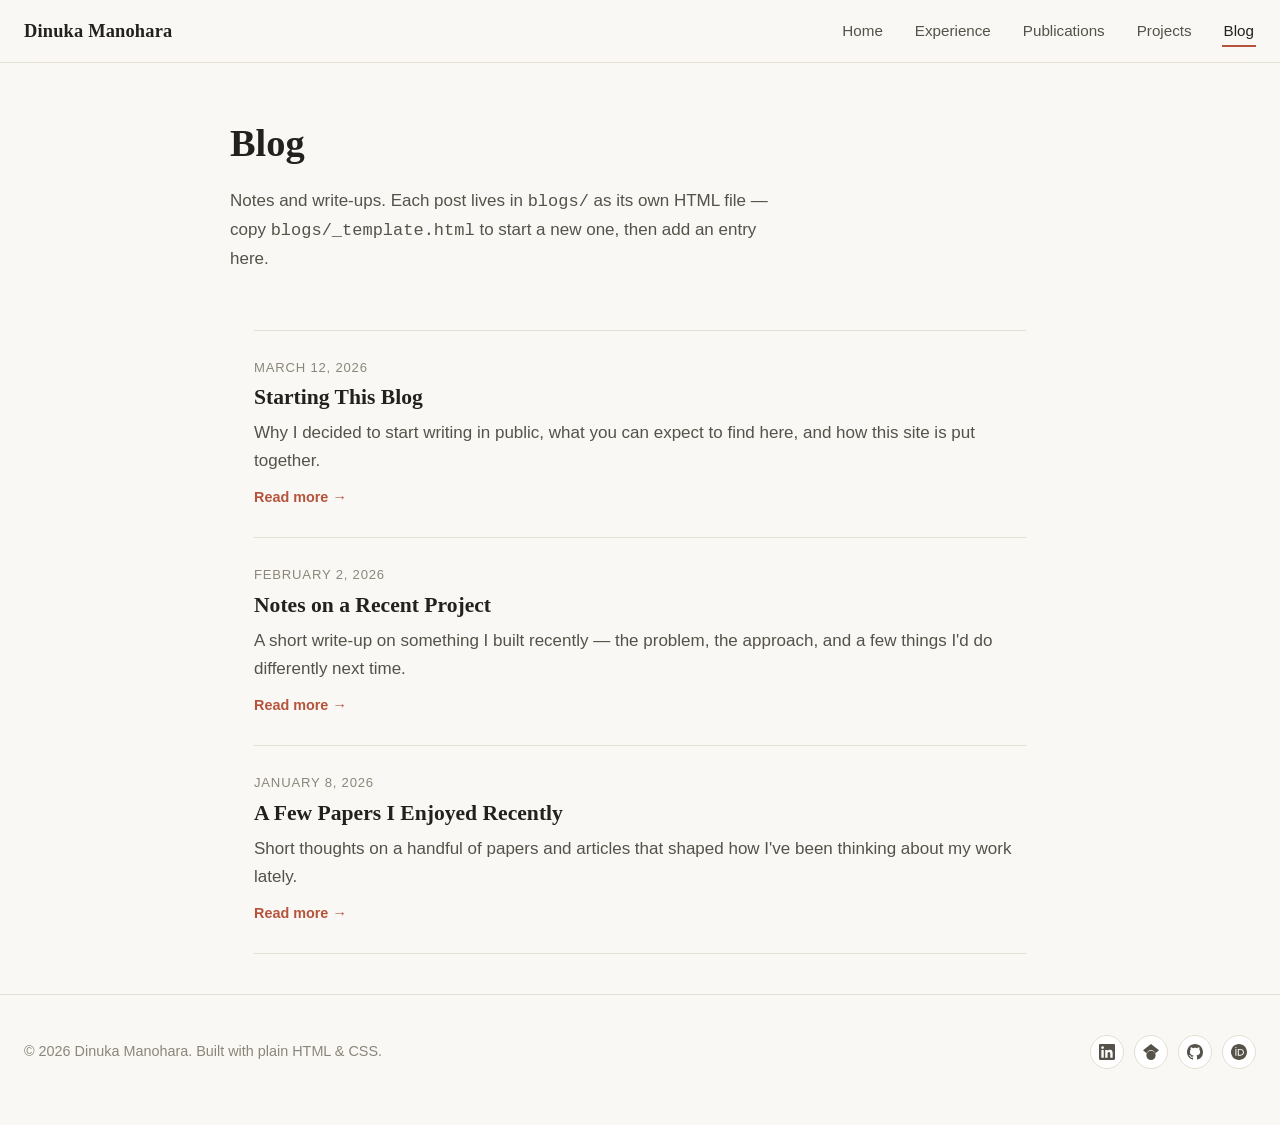
<file: blog.html>
<!doctype html>
<html lang="en">
<head>
  <meta charset="UTF-8">
  <meta name="viewport" content="width=device-width, initial-scale=1.0">
  <title>Blog — Dinuka Manohara</title>
  <meta name="description" content="Writing by Dinuka Manohara.">
  <link rel="icon" type="image/svg+xml" href="favicon.svg">
  <link rel="stylesheet" href="css/style.css">
</head>
<body>

  <header class="site-header">
    <nav class="nav">
      <a class="nav-brand" href="index.html">Dinuka Manohara</a>
      <button class="nav-toggle" aria-label="Toggle menu" aria-expanded="false">
        <span></span>
      </button>
      <ul class="nav-links">
        <li><a href="index.html">Home</a></li>
        <li><a href="experience.html">Experience</a></li>
        <li><a href="publications.html">Publications</a></li>
        <li><a href="projects.html">Projects</a></li>
        <li><a href="blog.html">Blog</a></li>
      </ul>
    </nav>
  </header>

  <main>
    <section class="page-hero container">
      <h1>Blog</h1>
      <p>Notes and write-ups. Each post lives in <code>blogs/</code> as its own HTML file — copy
        <code>blogs/_template.html</code> to start a new one, then add an entry here.</p>
    </section>

    <div class="container">
      <ul class="post-list">

        <li class="post-item">
          <div class="post-date">March 12, 2026</div>
          <h2><a href="blogs/starting-this-blog.html">Starting This Blog</a></h2>
          <p class="post-excerpt">Why I decided to start writing in public, what you can expect
            to find here, and how this site is put together.</p>
          <a class="post-readmore" href="blogs/starting-this-blog.html">Read more &rarr;</a>
        </li>

        <li class="post-item">
          <div class="post-date">February 2, 2026</div>
          <h2><a href="blogs/notes-on-a-recent-project.html">Notes on a Recent Project</a></h2>
          <p class="post-excerpt">A short write-up on something I built recently — the problem,
            the approach, and a few things I'd do differently next time.</p>
          <a class="post-readmore" href="blogs/notes-on-a-recent-project.html">Read more &rarr;</a>
        </li>

        <li class="post-item">
          <div class="post-date">January 8, 2026</div>
          <h2><a href="blogs/reading-list.html">A Few Papers I Enjoyed Recently</a></h2>
          <p class="post-excerpt">Short thoughts on a handful of papers and articles that shaped
            how I've been thinking about my work lately.</p>
          <a class="post-readmore" href="blogs/reading-list.html">Read more &rarr;</a>
        </li>

      </ul>
    </div>
  </main>

  <footer class="site-footer">
    <div class="container-wide">
      <span>&copy; <span id="year">2026</span> Dinuka Manohara. Built with plain HTML &amp; CSS.</span>
      <div class="footer-links">
        <a class="icon-link" href="https://linkedin.com/in/dinukamanohara" target="_blank" rel="noopener" aria-label="LinkedIn">
          <svg viewBox="0 0 24 24" aria-hidden="true"><path d="M20.447 20.452h-3.554v-5.569c0-1.328-.027-3.037-1.852-3.037-1.853 0-2.136 1.445-2.136 2.939v5.667H9.351V9h3.414v1.561h.046c.477-.9 1.637-1.85 3.37-1.85 3.601 0 4.267 2.37 4.267 5.455v6.286zM5.337 7.433c-1.144 0-2.063-.926-2.063-2.065 0-1.138.92-2.063 2.063-2.063 1.14 0 2.064.925 2.064 2.063 0 1.139-.925 2.065-2.064 2.065zm1.782 13.019H3.555V9h3.564v11.452zM22.225 0H1.771C.792 0 0 .774 0 1.729v20.542C0 23.227.792 24 1.771 24h20.451C23.2 24 24 23.227 24 22.271V1.729C24 .774 23.2 0 22.222 0h.003z"/></svg>
        </a>
        <a class="icon-link" href="https://scholar.google.com/citations?user=iUoTdHEAAAAJ" target="_blank" rel="noopener" aria-label="Google Scholar">
          <svg viewBox="0 0 24 24" aria-hidden="true"><path d="M5.242 13.769L0 9.5 12 0l12 9.5-5.242 4.269C17.548 11.048 14.978 9 12 9c-2.977 0-5.548 2.048-6.758 4.769zM12 10a7 7 0 1 0 0 14 7 7 0 0 0 0-14z"/></svg>
        </a>
        <a class="icon-link" href="https://github.com/DinukaManohara" target="_blank" rel="noopener" aria-label="GitHub">
          <svg viewBox="0 0 16 16" aria-hidden="true"><path d="M8 0C3.58 0 0 3.58 0 8c0 3.54 2.29 6.53 5.47 7.59.4.07.55-.17.55-.38 0-.19-.01-.82-.01-1.49-2.01.37-2.53-.49-2.69-.94-.09-.23-.48-.94-.82-1.13-.28-.15-.68-.52-.01-.53.63-.01 1.08.58 1.23.82.72 1.21 1.87.87 2.33.66.07-.52.28-.87.51-1.07-1.78-.2-3.64-.89-3.64-3.95 0-.87.31-1.59.82-2.15-.08-.2-.36-1.02.08-2.12 0 0 .67-.21 2.2.82.64-.18 1.32-.27 2-.27.68 0 1.36.09 2 .27 1.53-1.04 2.2-.82 2.2-.82.44 1.1.16 1.92.08 2.12.51.56.82 1.27.82 2.15 0 3.07-1.87 3.75-3.65 3.95.29.25.54.73.54 1.48 0 1.07-.01 1.93-.01 2.2 0 .21.15.46.55.38A8.013 8.013 0 0016 8c0-4.42-3.58-8-8-8z"/></svg>
        </a>
        <a class="icon-link" href="https://orcid.org/0009-0001-0833-6217" target="_blank" rel="noopener" aria-label="ORCID">
          <svg viewBox="0 0 24 24" aria-hidden="true"><path d="M12 0C5.372 0 0 5.372 0 12s5.372 12 12 12 12-5.372 12-12S18.628 0 12 0zM7.369 4.378c.525 0 .947.431.947.947s-.422.947-.947.947a.95.95 0 0 1-.947-.947c0-.525.422-.947.947-.947zm-.722 3.038h1.444v10.041H6.647V7.416zm3.562 0h3.9c3.712 0 5.344 2.653 5.344 5.025 0 2.578-2.016 5.025-5.325 5.025h-3.919V7.416zm1.444 1.303v7.444h2.297c3.272 0 4.022-2.484 4.022-3.722 0-2.016-1.284-3.722-4.097-3.722h-2.222z"/></svg>
        </a>
      </div>
    </div>
  </footer>

  <script src="js/main.js"></script>
  <script>document.getElementById("year").textContent = new Date().getFullYear();</script>
</body>
</html>
</file>
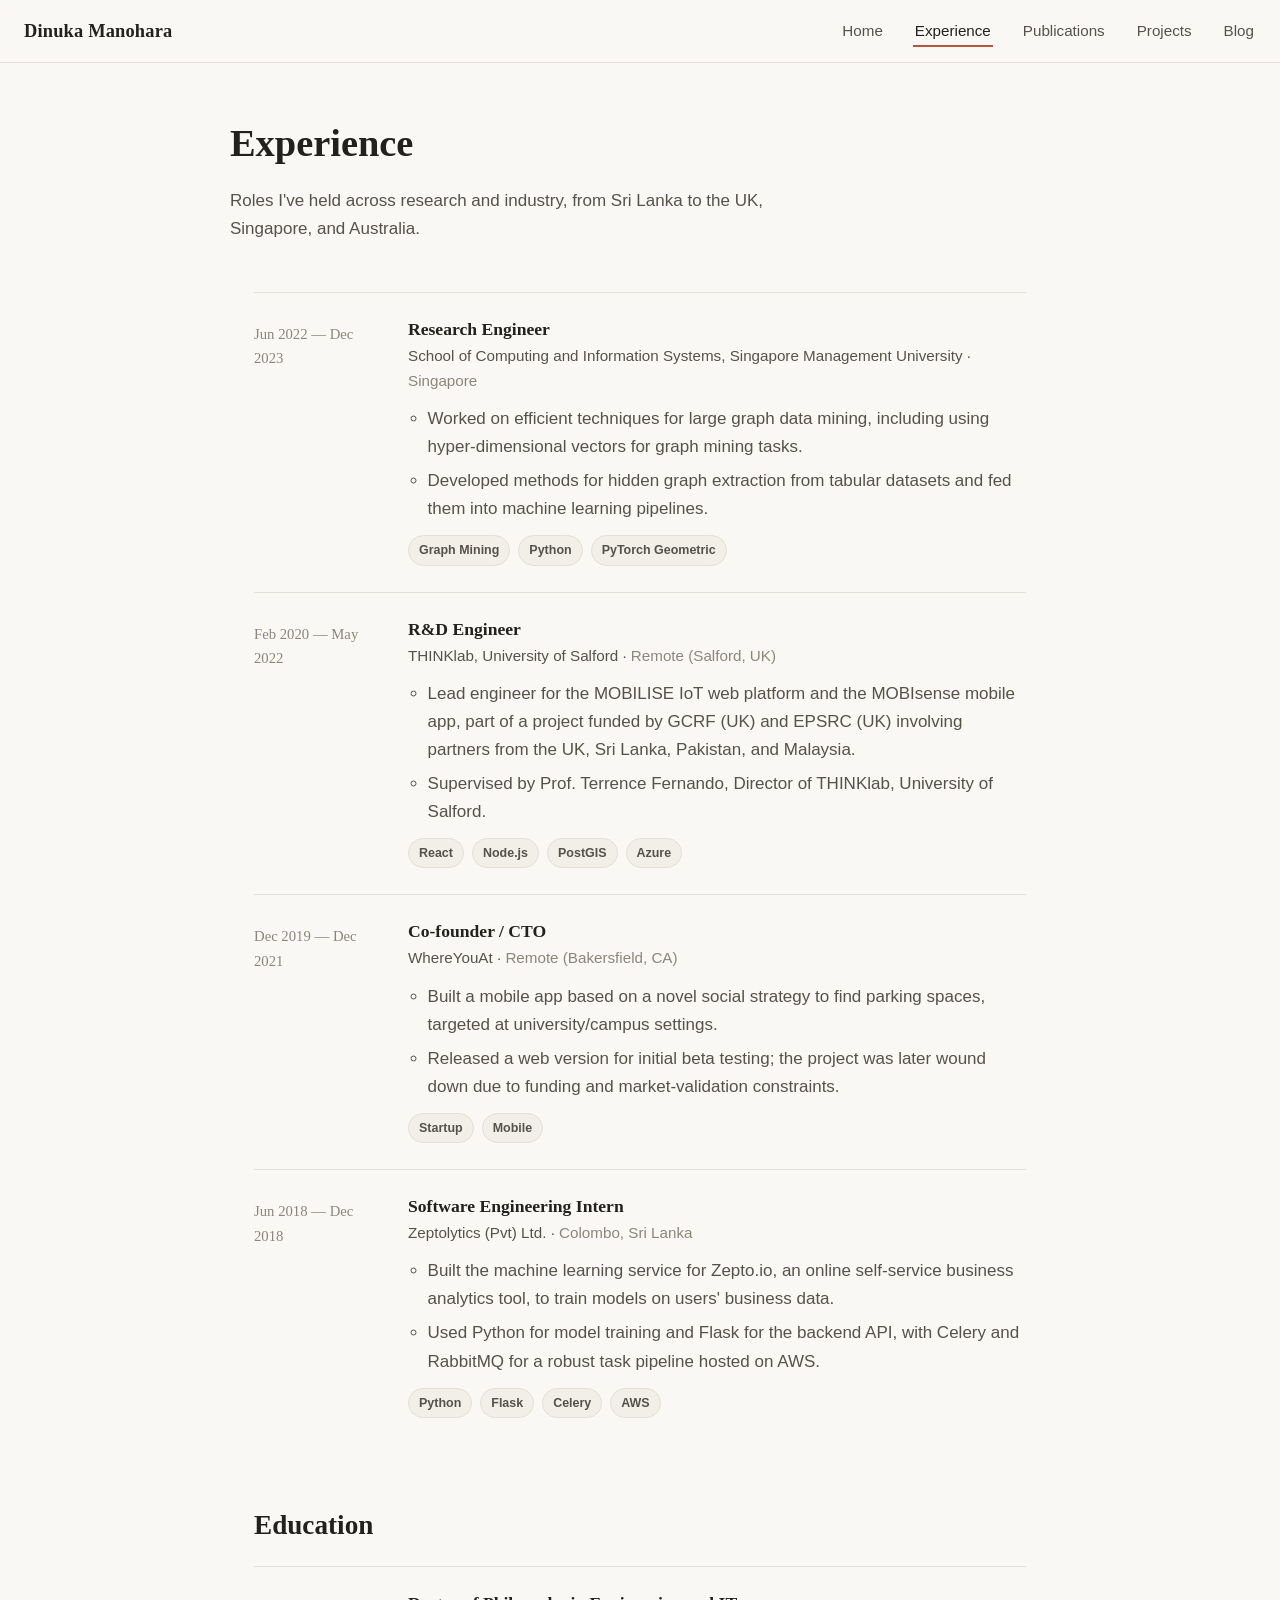
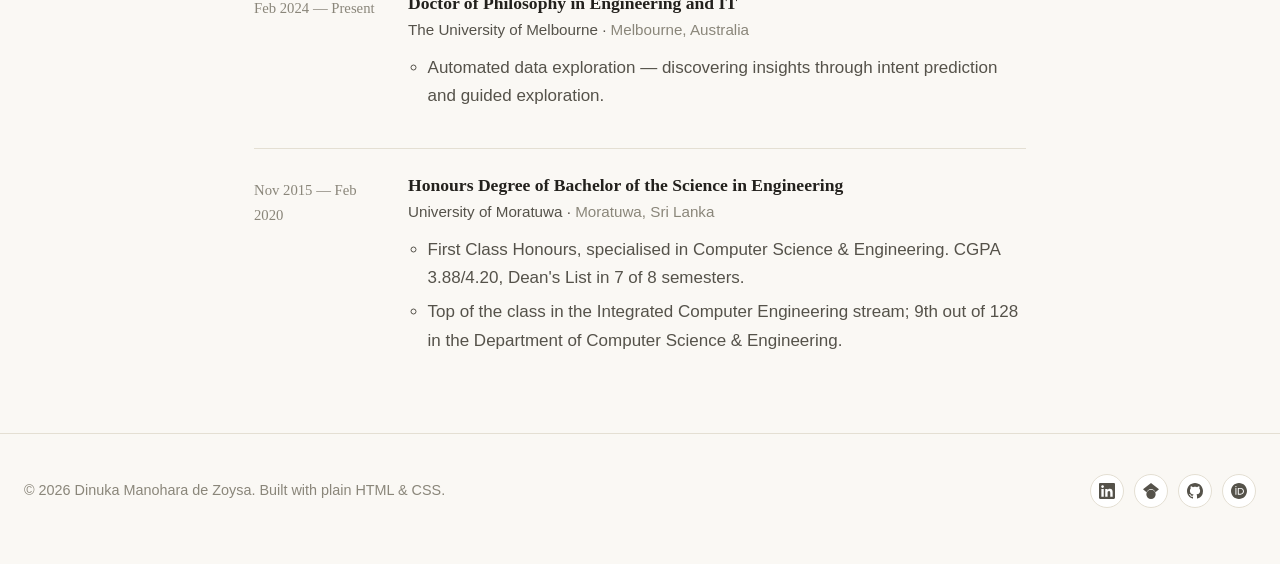
<file: experience.html>
<!doctype html>
<html lang="en">
<head>
  <meta charset="UTF-8">
  <meta name="viewport" content="width=device-width, initial-scale=1.0">
  <title>Experience - Dinuka Manohara de Zoysa</title>
  <meta name="description" content="Work and research experience of Dinuka Manohara.">
  <link rel="icon" type="image/svg+xml" href="favicon.svg">
  <link rel="stylesheet" href="css/style.css">
</head>
<body>

  <header class="site-header">
    <nav class="nav">
      <a class="nav-brand" href="index.html">Dinuka Manohara</a>
      <button class="nav-toggle" aria-label="Toggle menu" aria-expanded="false">
        <span></span>
      </button>
      <ul class="nav-links">
        <li><a href="index.html">Home</a></li>
        <li><a href="experience.html">Experience</a></li>
        <li><a href="publications.html">Publications</a></li>
        <li><a href="projects.html">Projects</a></li>
        <li><a href="blog.html">Blog</a></li>
      </ul>
    </nav>
  </header>

  <main>
    <section class="page-hero container">
      <h1>Experience</h1>
      <p>Roles I've held across research and industry, from Sri Lanka to the UK, Singapore, and Australia.</p>
    </section>

    <div class="container">
      <ul class="timeline">

        <li class="timeline-item">
          <div class="timeline-date">Jun 2022 — Dec 2023</div>
          <div class="timeline-body">
            <h3>Research Engineer</h3>
            <p class="timeline-org">School of Computing and Information Systems, Singapore Management University · <span class="timeline-location">Singapore</span></p>
            <ul class="timeline-points">
              <li>Worked on efficient techniques for large graph data mining, including using hyper-dimensional vectors for graph mining tasks.</li>
              <li>Developed methods for hidden graph extraction from tabular datasets and fed them into machine learning pipelines.</li>
            </ul>
            <div class="tag-row">
              <span class="tag">Graph Mining</span>
              <span class="tag">Python</span>
              <span class="tag">PyTorch Geometric</span>
            </div>
          </div>
        </li>

        <li class="timeline-item">
          <div class="timeline-date">Feb 2020 — May 2022</div>
          <div class="timeline-body">
            <h3>R&amp;D Engineer</h3>
            <p class="timeline-org">THINKlab, University of Salford · <span class="timeline-location">Remote (Salford, UK)</span></p>
            <ul class="timeline-points">
              <li>Lead engineer for the MOBILISE IoT web platform and the MOBIsense mobile app, part of a project funded by GCRF (UK) and EPSRC (UK) involving partners from the UK, Sri Lanka, Pakistan, and Malaysia.</li>
              <li>Supervised by Prof. Terrence Fernando, Director of THINKlab, University of Salford.</li>
            </ul>
            <div class="tag-row">
              <span class="tag">React</span>
              <span class="tag">Node.js</span>
              <span class="tag">PostGIS</span>
              <span class="tag">Azure</span>
            </div>
          </div>
        </li>

        <li class="timeline-item">
          <div class="timeline-date">Dec 2019 — Dec 2021</div>
          <div class="timeline-body">
            <h3>Co-founder / CTO</h3>
            <p class="timeline-org">WhereYouAt · <span class="timeline-location">Remote (Bakersfield, CA)</span></p>
            <ul class="timeline-points">
              <li>Built a mobile app based on a novel social strategy to find parking spaces, targeted at university/campus settings.</li>
              <li>Released a web version for initial beta testing; the project was later wound down due to funding and market-validation constraints.</li>
            </ul>
            <div class="tag-row">
              <span class="tag">Startup</span>
              <span class="tag">Mobile</span>
            </div>
          </div>
        </li>

        <li class="timeline-item">
          <div class="timeline-date">Jun 2018 — Dec 2018</div>
          <div class="timeline-body">
            <h3>Software Engineering Intern</h3>
            <p class="timeline-org">Zeptolytics (Pvt) Ltd. · <span class="timeline-location">Colombo, Sri Lanka</span></p>
            <ul class="timeline-points">
              <li>Built the machine learning service for Zepto.io, an online self-service business analytics tool, to train models on users' business data.</li>
              <li>Used Python for model training and Flask for the backend API, with Celery and RabbitMQ for a robust task pipeline hosted on AWS.</li>
            </ul>
            <div class="tag-row">
              <span class="tag">Python</span>
              <span class="tag">Flask</span>
              <span class="tag">Celery</span>
              <span class="tag">AWS</span>
            </div>
          </div>
        </li>

      </ul>

      <h2 style="margin-top: 64px;">Education</h2>
      <ul class="timeline">

        <li class="timeline-item">
          <div class="timeline-date">Feb 2024 — Present</div>
          <div class="timeline-body">
            <h3>Doctor of Philosophy in Engineering and IT</h3>
            <p class="timeline-org">The University of Melbourne · <span class="timeline-location">Melbourne, Australia</span></p>
            <ul class="timeline-points">
              <li>Automated data exploration — discovering insights through intent prediction and guided exploration.</li>
            </ul>
          </div>
        </li>

        <li class="timeline-item">
          <div class="timeline-date">Nov 2015 — Feb 2020</div>
          <div class="timeline-body">
            <h3>Honours Degree of Bachelor of the Science in Engineering</h3>
            <p class="timeline-org">University of Moratuwa · <span class="timeline-location">Moratuwa, Sri Lanka</span></p>
            <ul class="timeline-points">
              <li>First Class Honours, specialised in Computer Science &amp; Engineering. CGPA 3.88/4.20, Dean's List in 7 of 8 semesters.</li>
              <li>Top of the class in the Integrated Computer Engineering stream; 9th out of 128 in the Department of Computer Science &amp; Engineering.</li>
            </ul>
          </div>
        </li>

      </ul>
    </div>
  </main>

  <footer class="site-footer">
    <div class="container-wide">
      <span>&copy; <span id="year">2026</span> Dinuka Manohara de Zoysa. Built with plain HTML &amp; CSS.</span>
      <div class="footer-links">
        <a class="icon-link" href="https://linkedin.com/in/dinukamanohara" target="_blank" rel="noopener" aria-label="LinkedIn">
          <svg viewBox="0 0 24 24" aria-hidden="true"><path d="M20.447 20.452h-3.554v-5.569c0-1.328-.027-3.037-1.852-3.037-1.853 0-2.136 1.445-2.136 2.939v5.667H9.351V9h3.414v1.561h.046c.477-.9 1.637-1.85 3.37-1.85 3.601 0 4.267 2.37 4.267 5.455v6.286zM5.337 7.433c-1.144 0-2.063-.926-2.063-2.065 0-1.138.92-2.063 2.063-2.063 1.14 0 2.064.925 2.064 2.063 0 1.139-.925 2.065-2.064 2.065zm1.782 13.019H3.555V9h3.564v11.452zM22.225 0H1.771C.792 0 0 .774 0 1.729v20.542C0 23.227.792 24 1.771 24h20.451C23.2 24 24 23.227 24 22.271V1.729C24 .774 23.2 0 22.222 0h.003z"/></svg>
        </a>
        <a class="icon-link" href="https://scholar.google.com/citations?user=iUoTdHEAAAAJ" target="_blank" rel="noopener" aria-label="Google Scholar">
          <svg viewBox="0 0 24 24" aria-hidden="true"><path d="M5.242 13.769L0 9.5 12 0l12 9.5-5.242 4.269C17.548 11.048 14.978 9 12 9c-2.977 0-5.548 2.048-6.758 4.769zM12 10a7 7 0 1 0 0 14 7 7 0 0 0 0-14z"/></svg>
        </a>
        <a class="icon-link" href="https://github.com/DinukaManohara" target="_blank" rel="noopener" aria-label="GitHub">
          <svg viewBox="0 0 16 16" aria-hidden="true"><path d="M8 0C3.58 0 0 3.58 0 8c0 3.54 2.29 6.53 5.47 7.59.4.07.55-.17.55-.38 0-.19-.01-.82-.01-1.49-2.01.37-2.53-.49-2.69-.94-.09-.23-.48-.94-.82-1.13-.28-.15-.68-.52-.01-.53.63-.01 1.08.58 1.23.82.72 1.21 1.87.87 2.33.66.07-.52.28-.87.51-1.07-1.78-.2-3.64-.89-3.64-3.95 0-.87.31-1.59.82-2.15-.08-.2-.36-1.02.08-2.12 0 0 .67-.21 2.2.82.64-.18 1.32-.27 2-.27.68 0 1.36.09 2 .27 1.53-1.04 2.2-.82 2.2-.82.44 1.1.16 1.92.08 2.12.51.56.82 1.27.82 2.15 0 3.07-1.87 3.75-3.65 3.95.29.25.54.73.54 1.48 0 1.07-.01 1.93-.01 2.2 0 .21.15.46.55.38A8.013 8.013 0 0016 8c0-4.42-3.58-8-8-8z"/></svg>
        </a>
        <a class="icon-link" href="https://orcid.org/0009-0001-0833-6217" target="_blank" rel="noopener" aria-label="ORCID">
          <svg viewBox="0 0 24 24" aria-hidden="true"><path d="M12 0C5.372 0 0 5.372 0 12s5.372 12 12 12 12-5.372 12-12S18.628 0 12 0zM7.369 4.378c.525 0 .947.431.947.947s-.422.947-.947.947a.95.95 0 0 1-.947-.947c0-.525.422-.947.947-.947zm-.722 3.038h1.444v10.041H6.647V7.416zm3.562 0h3.9c3.712 0 5.344 2.653 5.344 5.025 0 2.578-2.016 5.025-5.325 5.025h-3.919V7.416zm1.444 1.303v7.444h2.297c3.272 0 4.022-2.484 4.022-3.722 0-2.016-1.284-3.722-4.097-3.722h-2.222z"/></svg>
        </a>
      </div>
    </div>
  </footer>

  <script src="js/main.js"></script>
  <script>document.getElementById("year").textContent = new Date().getFullYear();</script>
</body>
</html>
</file>
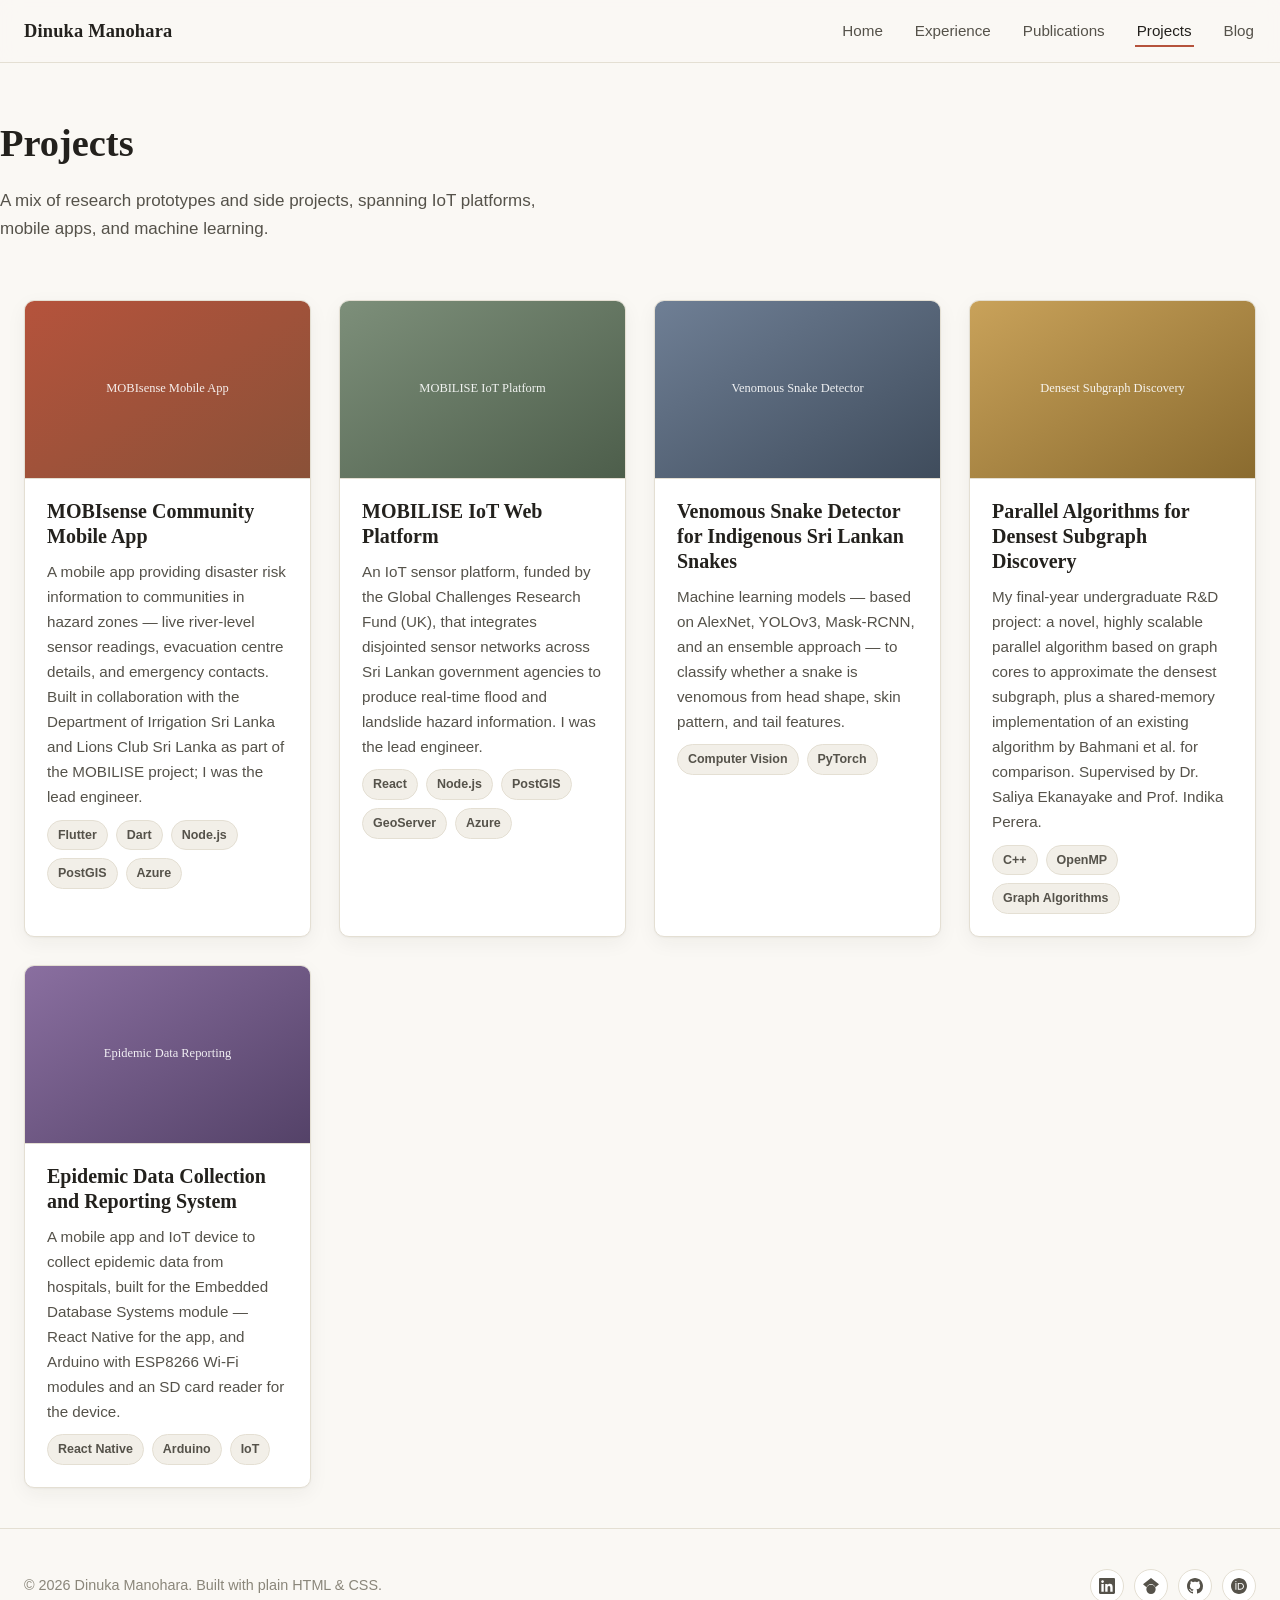
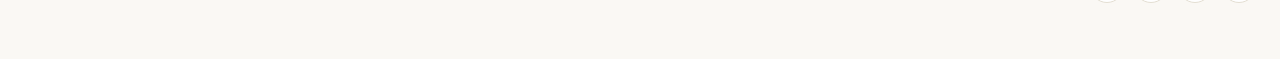
<file: projects.html>
<!doctype html>
<html lang="en">
<head>
  <meta charset="UTF-8">
  <meta name="viewport" content="width=device-width, initial-scale=1.0">
  <title>Projects — Dinuka Manohara</title>
  <meta name="description" content="Software and research projects by Dinuka Manohara.">
  <link rel="icon" type="image/svg+xml" href="favicon.svg">
  <link rel="stylesheet" href="css/style.css">
</head>
<body>

  <header class="site-header">
    <nav class="nav">
      <a class="nav-brand" href="index.html">Dinuka Manohara</a>
      <button class="nav-toggle" aria-label="Toggle menu" aria-expanded="false">
        <span></span>
      </button>
      <ul class="nav-links">
        <li><a href="index.html">Home</a></li>
        <li><a href="experience.html">Experience</a></li>
        <li><a href="publications.html">Publications</a></li>
        <li><a href="projects.html">Projects</a></li>
        <li><a href="blog.html">Blog</a></li>
      </ul>
    </nav>
  </header>

  <main>
    <section class="page-hero container-wide">
      <h1>Projects</h1>
      <p>A mix of research prototypes and side projects, spanning IoT platforms, mobile apps,
        and machine learning.</p>
    </section>

    <div class="container-wide">
      <div class="project-grid">

        <article class="project-card">
          <div class="project-thumb">
            <img src="images/project-1.svg" alt="MOBIsense Community Mobile App">
          </div>
          <div class="project-body">
            <h3>MOBIsense Community Mobile App</h3>
            <p>A mobile app providing disaster risk information to communities in hazard zones —
              live river-level sensor readings, evacuation centre details, and emergency contacts.
              Built in collaboration with the Department of Irrigation Sri Lanka and Lions Club
              Sri Lanka as part of the MOBILISE project; I was the lead engineer.</p>
            <div class="tag-row">
              <span class="tag">Flutter</span>
              <span class="tag">Dart</span>
              <span class="tag">Node.js</span>
              <span class="tag">PostGIS</span>
              <span class="tag">Azure</span>
            </div>
          </div>
        </article>

        <article class="project-card">
          <div class="project-thumb">
            <img src="images/project-2.svg" alt="MOBILISE IoT Web Platform">
          </div>
          <div class="project-body">
            <h3>MOBILISE IoT Web Platform</h3>
            <p>An IoT sensor platform, funded by the Global Challenges Research Fund (UK), that
              integrates disjointed sensor networks across Sri Lankan government agencies to
              produce real-time flood and landslide hazard information. I was the lead engineer.</p>
            <div class="tag-row">
              <span class="tag">React</span>
              <span class="tag">Node.js</span>
              <span class="tag">PostGIS</span>
              <span class="tag">GeoServer</span>
              <span class="tag">Azure</span>
            </div>
          </div>
        </article>

        <article class="project-card">
          <div class="project-thumb">
            <img src="images/project-3.svg" alt="Venomous Snake Detector Model">
          </div>
          <div class="project-body">
            <h3>Venomous Snake Detector for Indigenous Sri Lankan Snakes</h3>
            <p>Machine learning models — based on AlexNet, YOLOv3, Mask-RCNN, and an ensemble
              approach — to classify whether a snake is venomous from head shape, skin pattern,
              and tail features.</p>
            <div class="tag-row">
              <span class="tag">Computer Vision</span>
              <span class="tag">PyTorch</span>
            </div>
          </div>
        </article>

        <article class="project-card">
          <div class="project-thumb">
            <img src="images/project-4.svg" alt="Parallel Algorithms for Densest Subgraph Discovery">
          </div>
          <div class="project-body">
            <h3>Parallel Algorithms for Densest Subgraph Discovery</h3>
            <p>My final-year undergraduate R&amp;D project: a novel, highly scalable parallel
              algorithm based on graph cores to approximate the densest subgraph, plus a
              shared-memory implementation of an existing algorithm by Bahmani et al. for
              comparison. Supervised by Dr. Saliya Ekanayake and Prof. Indika Perera.</p>
            <div class="tag-row">
              <span class="tag">C++</span>
              <span class="tag">OpenMP</span>
              <span class="tag">Graph Algorithms</span>
            </div>
          </div>
        </article>

        <article class="project-card">
          <div class="project-thumb">
            <img src="images/project-5.svg" alt="Epidemic Data Collection and Reporting System">
          </div>
          <div class="project-body">
            <h3>Epidemic Data Collection and Reporting System</h3>
            <p>A mobile app and IoT device to collect epidemic data from hospitals, built for the
              Embedded Database Systems module — React Native for the app, and Arduino with
              ESP8266 Wi-Fi modules and an SD card reader for the device.</p>
            <div class="tag-row">
              <span class="tag">React Native</span>
              <span class="tag">Arduino</span>
              <span class="tag">IoT</span>
            </div>
          </div>
        </article>

      </div>
    </div>
  </main>

  <footer class="site-footer">
    <div class="container-wide">
      <span>&copy; <span id="year">2026</span> Dinuka Manohara. Built with plain HTML &amp; CSS.</span>
      <div class="footer-links">
        <a class="icon-link" href="https://linkedin.com/in/dinukamanohara" target="_blank" rel="noopener" aria-label="LinkedIn">
          <svg viewBox="0 0 24 24" aria-hidden="true"><path d="M20.447 20.452h-3.554v-5.569c0-1.328-.027-3.037-1.852-3.037-1.853 0-2.136 1.445-2.136 2.939v5.667H9.351V9h3.414v1.561h.046c.477-.9 1.637-1.85 3.37-1.85 3.601 0 4.267 2.37 4.267 5.455v6.286zM5.337 7.433c-1.144 0-2.063-.926-2.063-2.065 0-1.138.92-2.063 2.063-2.063 1.14 0 2.064.925 2.064 2.063 0 1.139-.925 2.065-2.064 2.065zm1.782 13.019H3.555V9h3.564v11.452zM22.225 0H1.771C.792 0 0 .774 0 1.729v20.542C0 23.227.792 24 1.771 24h20.451C23.2 24 24 23.227 24 22.271V1.729C24 .774 23.2 0 22.222 0h.003z"/></svg>
        </a>
        <a class="icon-link" href="https://scholar.google.com/citations?user=iUoTdHEAAAAJ" target="_blank" rel="noopener" aria-label="Google Scholar">
          <svg viewBox="0 0 24 24" aria-hidden="true"><path d="M5.242 13.769L0 9.5 12 0l12 9.5-5.242 4.269C17.548 11.048 14.978 9 12 9c-2.977 0-5.548 2.048-6.758 4.769zM12 10a7 7 0 1 0 0 14 7 7 0 0 0 0-14z"/></svg>
        </a>
        <a class="icon-link" href="https://github.com/DinukaManohara" target="_blank" rel="noopener" aria-label="GitHub">
          <svg viewBox="0 0 16 16" aria-hidden="true"><path d="M8 0C3.58 0 0 3.58 0 8c0 3.54 2.29 6.53 5.47 7.59.4.07.55-.17.55-.38 0-.19-.01-.82-.01-1.49-2.01.37-2.53-.49-2.69-.94-.09-.23-.48-.94-.82-1.13-.28-.15-.68-.52-.01-.53.63-.01 1.08.58 1.23.82.72 1.21 1.87.87 2.33.66.07-.52.28-.87.51-1.07-1.78-.2-3.64-.89-3.64-3.95 0-.87.31-1.59.82-2.15-.08-.2-.36-1.02.08-2.12 0 0 .67-.21 2.2.82.64-.18 1.32-.27 2-.27.68 0 1.36.09 2 .27 1.53-1.04 2.2-.82 2.2-.82.44 1.1.16 1.92.08 2.12.51.56.82 1.27.82 2.15 0 3.07-1.87 3.75-3.65 3.95.29.25.54.73.54 1.48 0 1.07-.01 1.93-.01 2.2 0 .21.15.46.55.38A8.013 8.013 0 0016 8c0-4.42-3.58-8-8-8z"/></svg>
        </a>
        <a class="icon-link" href="https://orcid.org/0009-0001-0833-6217" target="_blank" rel="noopener" aria-label="ORCID">
          <svg viewBox="0 0 24 24" aria-hidden="true"><path d="M12 0C5.372 0 0 5.372 0 12s5.372 12 12 12 12-5.372 12-12S18.628 0 12 0zM7.369 4.378c.525 0 .947.431.947.947s-.422.947-.947.947a.95.95 0 0 1-.947-.947c0-.525.422-.947.947-.947zm-.722 3.038h1.444v10.041H6.647V7.416zm3.562 0h3.9c3.712 0 5.344 2.653 5.344 5.025 0 2.578-2.016 5.025-5.325 5.025h-3.919V7.416zm1.444 1.303v7.444h2.297c3.272 0 4.022-2.484 4.022-3.722 0-2.016-1.284-3.722-4.097-3.722h-2.222z"/></svg>
        </a>
      </div>
    </div>
  </footer>

  <script src="js/main.js"></script>
  <script>document.getElementById("year").textContent = new Date().getFullYear();</script>
</body>
</html>
</file>
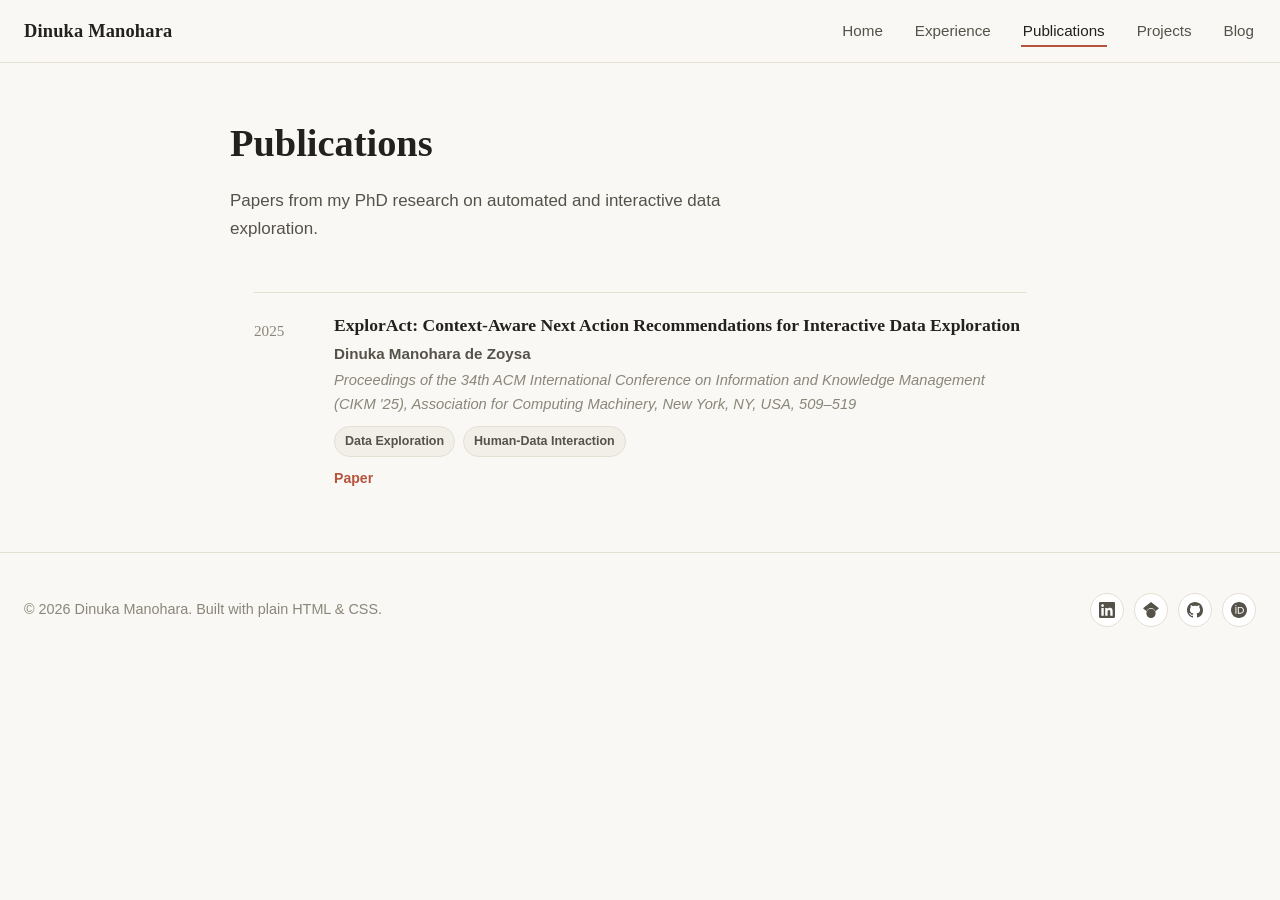
<file: publications.html>
<!doctype html>
<html lang="en">
<head>
  <meta charset="UTF-8">
  <meta name="viewport" content="width=device-width, initial-scale=1.0">
  <title>Publications — Dinuka Manohara</title>
  <meta name="description" content="Publications and research by Dinuka Manohara.">
  <link rel="icon" type="image/svg+xml" href="favicon.svg">
  <link rel="stylesheet" href="css/style.css">
</head>
<body>

  <header class="site-header">
    <nav class="nav">
      <a class="nav-brand" href="index.html">Dinuka Manohara</a>
      <button class="nav-toggle" aria-label="Toggle menu" aria-expanded="false">
        <span></span>
      </button>
      <ul class="nav-links">
        <li><a href="index.html">Home</a></li>
        <li><a href="experience.html">Experience</a></li>
        <li><a href="publications.html">Publications</a></li>
        <li><a href="projects.html">Projects</a></li>
        <li><a href="blog.html">Blog</a></li>
      </ul>
    </nav>
  </header>

  <main>
    <section class="page-hero container">
      <h1>Publications</h1>
      <p>Papers from my PhD research on automated and interactive data exploration.</p>
    </section>

    <div class="container">
      <ul class="pub-list">

        <li class="pub-item">
          <div class="pub-year">2025</div>
          <div class="pub-body">
            <h3>ExplorAct: Context-Aware Next Action Recommendations for Interactive Data Exploration</h3>
            <p class="pub-authors"><strong>Dinuka Manohara de Zoysa</strong></p>
            <p class="pub-venue">Proceedings of the 34th ACM International Conference on Information and Knowledge Management (CIKM '25), Association for Computing Machinery, New York, NY, USA, 509–519</p>
            <div class="tag-row">
              <span class="tag">Data Exploration</span>
              <span class="tag">Human-Data Interaction</span>
            </div>
            <div class="pub-links">
              <a href="#">Paper</a>
            </div>
          </div>
        </li>

      </ul>
    </div>
  </main>

  <footer class="site-footer">
    <div class="container-wide">
      <span>&copy; <span id="year">2026</span> Dinuka Manohara. Built with plain HTML &amp; CSS.</span>
      <div class="footer-links">
        <a class="icon-link" href="https://linkedin.com/in/dinukamanohara" target="_blank" rel="noopener" aria-label="LinkedIn">
          <svg viewBox="0 0 24 24" aria-hidden="true"><path d="M20.447 20.452h-3.554v-5.569c0-1.328-.027-3.037-1.852-3.037-1.853 0-2.136 1.445-2.136 2.939v5.667H9.351V9h3.414v1.561h.046c.477-.9 1.637-1.85 3.37-1.85 3.601 0 4.267 2.37 4.267 5.455v6.286zM5.337 7.433c-1.144 0-2.063-.926-2.063-2.065 0-1.138.92-2.063 2.063-2.063 1.14 0 2.064.925 2.064 2.063 0 1.139-.925 2.065-2.064 2.065zm1.782 13.019H3.555V9h3.564v11.452zM22.225 0H1.771C.792 0 0 .774 0 1.729v20.542C0 23.227.792 24 1.771 24h20.451C23.2 24 24 23.227 24 22.271V1.729C24 .774 23.2 0 22.222 0h.003z"/></svg>
        </a>
        <a class="icon-link" href="https://scholar.google.com/citations?user=iUoTdHEAAAAJ" target="_blank" rel="noopener" aria-label="Google Scholar">
          <svg viewBox="0 0 24 24" aria-hidden="true"><path d="M5.242 13.769L0 9.5 12 0l12 9.5-5.242 4.269C17.548 11.048 14.978 9 12 9c-2.977 0-5.548 2.048-6.758 4.769zM12 10a7 7 0 1 0 0 14 7 7 0 0 0 0-14z"/></svg>
        </a>
        <a class="icon-link" href="https://github.com/DinukaManohara" target="_blank" rel="noopener" aria-label="GitHub">
          <svg viewBox="0 0 16 16" aria-hidden="true"><path d="M8 0C3.58 0 0 3.58 0 8c0 3.54 2.29 6.53 5.47 7.59.4.07.55-.17.55-.38 0-.19-.01-.82-.01-1.49-2.01.37-2.53-.49-2.69-.94-.09-.23-.48-.94-.82-1.13-.28-.15-.68-.52-.01-.53.63-.01 1.08.58 1.23.82.72 1.21 1.87.87 2.33.66.07-.52.28-.87.51-1.07-1.78-.2-3.64-.89-3.64-3.95 0-.87.31-1.59.82-2.15-.08-.2-.36-1.02.08-2.12 0 0 .67-.21 2.2.82.64-.18 1.32-.27 2-.27.68 0 1.36.09 2 .27 1.53-1.04 2.2-.82 2.2-.82.44 1.1.16 1.92.08 2.12.51.56.82 1.27.82 2.15 0 3.07-1.87 3.75-3.65 3.95.29.25.54.73.54 1.48 0 1.07-.01 1.93-.01 2.2 0 .21.15.46.55.38A8.013 8.013 0 0016 8c0-4.42-3.58-8-8-8z"/></svg>
        </a>
        <a class="icon-link" href="https://orcid.org/0009-0001-0833-6217" target="_blank" rel="noopener" aria-label="ORCID">
          <svg viewBox="0 0 24 24" aria-hidden="true"><path d="M12 0C5.372 0 0 5.372 0 12s5.372 12 12 12 12-5.372 12-12S18.628 0 12 0zM7.369 4.378c.525 0 .947.431.947.947s-.422.947-.947.947a.95.95 0 0 1-.947-.947c0-.525.422-.947.947-.947zm-.722 3.038h1.444v10.041H6.647V7.416zm3.562 0h3.9c3.712 0 5.344 2.653 5.344 5.025 0 2.578-2.016 5.025-5.325 5.025h-3.919V7.416zm1.444 1.303v7.444h2.297c3.272 0 4.022-2.484 4.022-3.722 0-2.016-1.284-3.722-4.097-3.722h-2.222z"/></svg>
        </a>
      </div>
    </div>
  </footer>

  <script src="js/main.js"></script>
  <script>document.getElementById("year").textContent = new Date().getFullYear();</script>
</body>
</html>
</file>
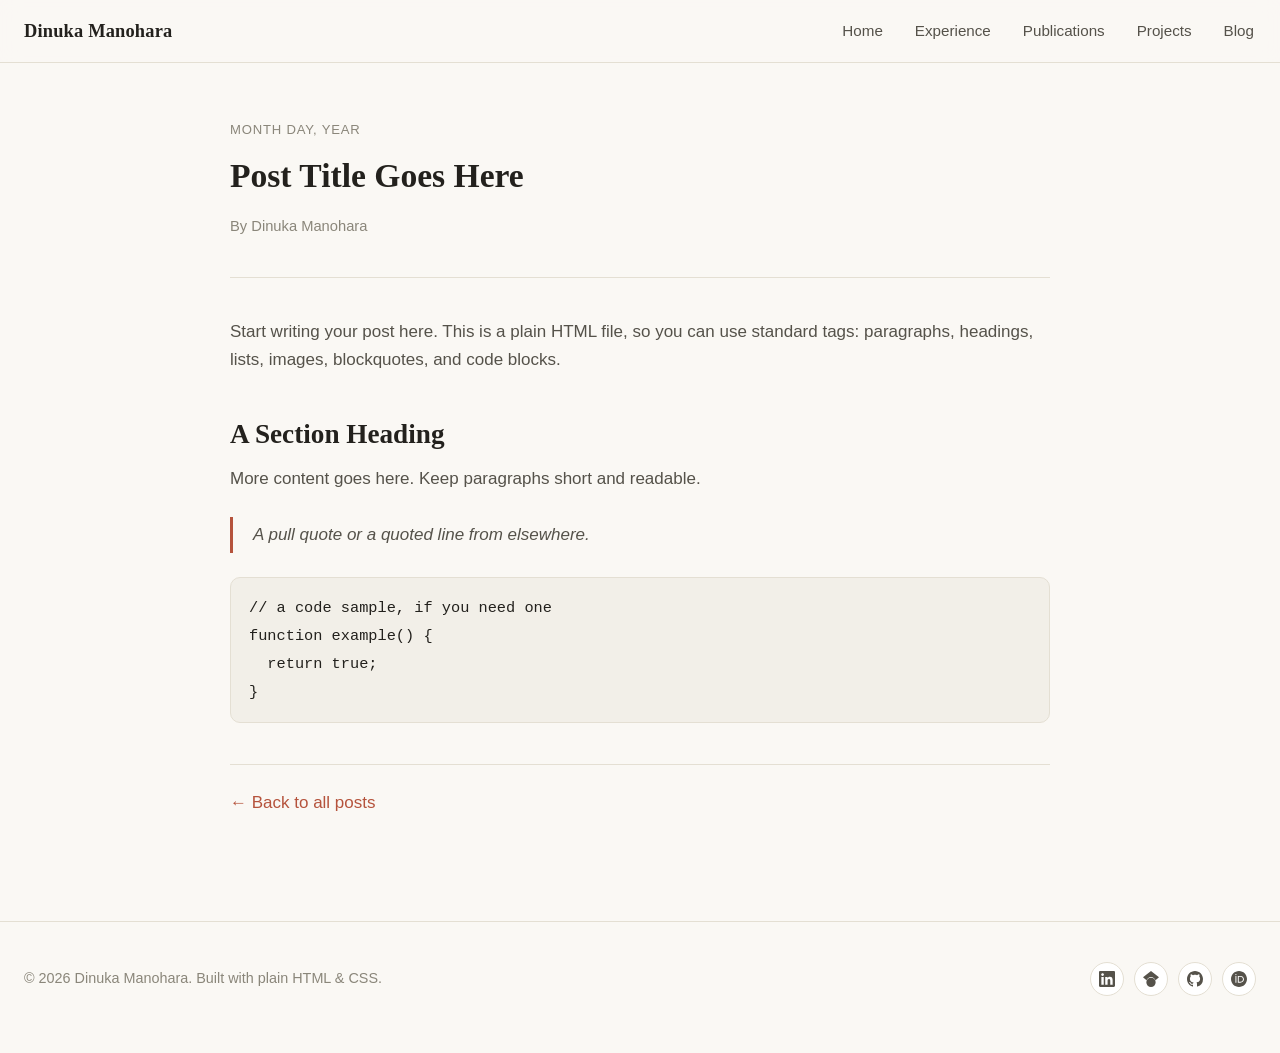
<file: blogs/_template.html>
<!doctype html>
<html lang="en">
<head>
  <meta charset="UTF-8">
  <meta name="viewport" content="width=device-width, initial-scale=1.0">
  <title>Post Title — Dinuka Manohara</title>
  <meta name="description" content="A one-sentence summary of the post, used for previews and SEO.">
  <link rel="icon" type="image/svg+xml" href="../favicon.svg">
  <link rel="stylesheet" href="../css/style.css">
</head>
<body>

  <!--
    HOW TO USE THIS TEMPLATE
    1. Copy this file to blogs/your-post-slug.html
    2. Update the <title>, the date, the heading, and the body below.
    3. Add a matching <li class="post-item"> entry in ../blog.html so it's linked from the list.
  -->

  <header class="site-header">
    <nav class="nav">
      <a class="nav-brand" href="../index.html">Dinuka Manohara</a>
      <button class="nav-toggle" aria-label="Toggle menu" aria-expanded="false">
        <span></span>
      </button>
      <ul class="nav-links">
        <li><a href="../index.html">Home</a></li>
        <li><a href="../experience.html">Experience</a></li>
        <li><a href="../publications.html">Publications</a></li>
        <li><a href="../projects.html">Projects</a></li>
        <li><a href="../blog.html">Blog</a></li>
      </ul>
    </nav>
  </header>

  <main>
    <header class="post-header container">
      <div class="post-date">Month Day, Year</div>
      <h1>Post Title Goes Here</h1>
      <p class="post-meta">By Dinuka Manohara</p>
    </header>

    <article class="post-content container">
      <p>
        Start writing your post here. This is a plain HTML file, so you can use standard tags:
        paragraphs, headings, lists, images, blockquotes, and code blocks.
      </p>

      <h2>A Section Heading</h2>
      <p>
        More content goes here. Keep paragraphs short and readable.
      </p>

      <blockquote>A pull quote or a quoted line from elsewhere.</blockquote>

      <pre><code>// a code sample, if you need one
function example() {
  return true;
}</code></pre>
    </article>

    <div class="post-footer container">
      <a href="../blog.html">&larr; Back to all posts</a>
    </div>
  </main>

  <footer class="site-footer">
    <div class="container-wide">
      <span>&copy; <span id="year">2026</span> Dinuka Manohara. Built with plain HTML &amp; CSS.</span>
      <div class="footer-links">
        <a class="icon-link" href="https://linkedin.com/in/your-linkedin" target="_blank" rel="noopener" aria-label="LinkedIn">
          <svg viewBox="0 0 24 24" aria-hidden="true"><path d="M20.447 20.452h-3.554v-5.569c0-1.328-.027-3.037-1.852-3.037-1.853 0-2.136 1.445-2.136 2.939v5.667H9.351V9h3.414v1.561h.046c.477-.9 1.637-1.85 3.37-1.85 3.601 0 4.267 2.37 4.267 5.455v6.286zM5.337 7.433c-1.144 0-2.063-.926-2.063-2.065 0-1.138.92-2.063 2.063-2.063 1.14 0 2.064.925 2.064 2.063 0 1.139-.925 2.065-2.064 2.065zm1.782 13.019H3.555V9h3.564v11.452zM22.225 0H1.771C.792 0 0 .774 0 1.729v20.542C0 23.227.792 24 1.771 24h20.451C23.2 24 24 23.227 24 22.271V1.729C24 .774 23.2 0 22.222 0h.003z"/></svg>
        </a>
        <a class="icon-link" href="https://scholar.google.com/citations?user=YOUR_SCHOLAR_ID" target="_blank" rel="noopener" aria-label="Google Scholar">
          <svg viewBox="0 0 24 24" aria-hidden="true"><path d="M5.242 13.769L0 9.5 12 0l12 9.5-5.242 4.269C17.548 11.048 14.978 9 12 9c-2.977 0-5.548 2.048-6.758 4.769zM12 10a7 7 0 1 0 0 14 7 7 0 0 0 0-14z"/></svg>
        </a>
        <a class="icon-link" href="https://github.com/DinukaManohara" target="_blank" rel="noopener" aria-label="GitHub">
          <svg viewBox="0 0 16 16" aria-hidden="true"><path d="M8 0C3.58 0 0 3.58 0 8c0 3.54 2.29 6.53 5.47 7.59.4.07.55-.17.55-.38 0-.19-.01-.82-.01-1.49-2.01.37-2.53-.49-2.69-.94-.09-.23-.48-.94-.82-1.13-.28-.15-.68-.52-.01-.53.63-.01 1.08.58 1.23.82.72 1.21 1.87.87 2.33.66.07-.52.28-.87.51-1.07-1.78-.2-3.64-.89-3.64-3.95 0-.87.31-1.59.82-2.15-.08-.2-.36-1.02.08-2.12 0 0 .67-.21 2.2.82.64-.18 1.32-.27 2-.27.68 0 1.36.09 2 .27 1.53-1.04 2.2-.82 2.2-.82.44 1.1.16 1.92.08 2.12.51.56.82 1.27.82 2.15 0 3.07-1.87 3.75-3.65 3.95.29.25.54.73.54 1.48 0 1.07-.01 1.93-.01 2.2 0 .21.15.46.55.38A8.013 8.013 0 0016 8c0-4.42-3.58-8-8-8z"/></svg>
        </a>
        <a class="icon-link" href="https://orcid.org/0000-0000-0000-0000" target="_blank" rel="noopener" aria-label="ORCID">
          <svg viewBox="0 0 24 24" aria-hidden="true"><path d="M12 0C5.372 0 0 5.372 0 12s5.372 12 12 12 12-5.372 12-12S18.628 0 12 0zM7.369 4.378c.525 0 .947.431.947.947s-.422.947-.947.947a.95.95 0 0 1-.947-.947c0-.525.422-.947.947-.947zm-.722 3.038h1.444v10.041H6.647V7.416zm3.562 0h3.9c3.712 0 5.344 2.653 5.344 5.025 0 2.578-2.016 5.025-5.325 5.025h-3.919V7.416zm1.444 1.303v7.444h2.297c3.272 0 4.022-2.484 4.022-3.722 0-2.016-1.284-3.722-4.097-3.722h-2.222z"/></svg>
        </a>
      </div>
    </div>
  </footer>

  <script src="../js/main.js"></script>
  <script>document.getElementById("year").textContent = new Date().getFullYear();</script>
</body>
</html>
</file>
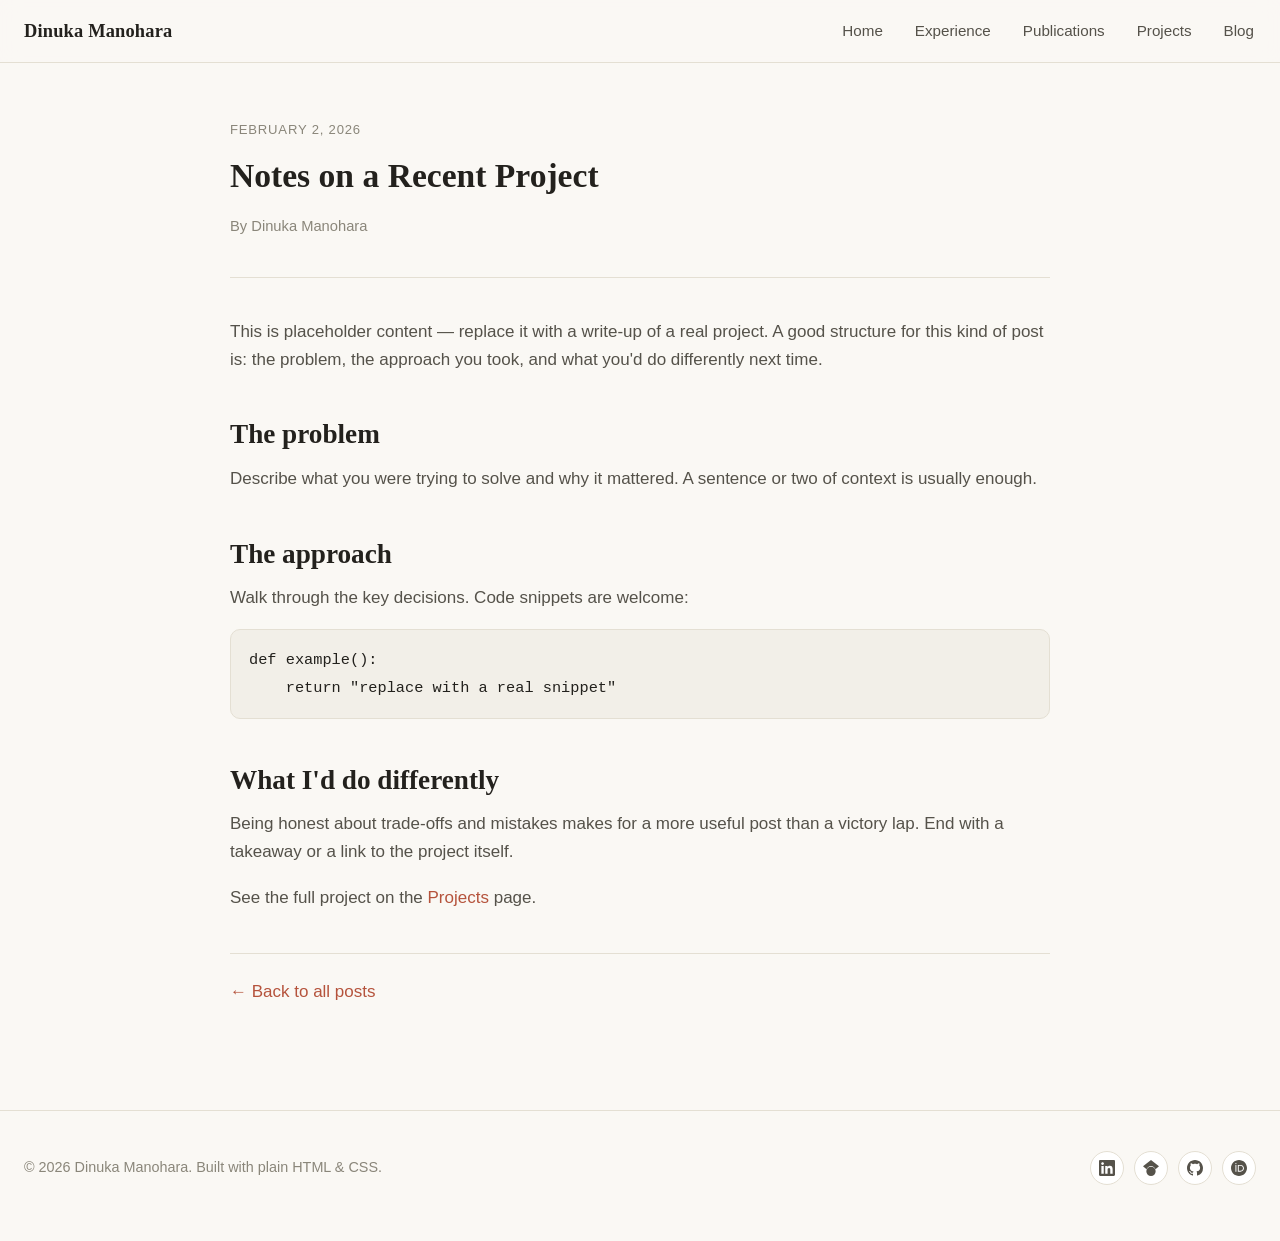
<file: blogs/notes-on-a-recent-project.html>
<!doctype html>
<html lang="en">
<head>
  <meta charset="UTF-8">
  <meta name="viewport" content="width=device-width, initial-scale=1.0">
  <title>Notes on a Recent Project — Dinuka Manohara</title>
  <meta name="description" content="A short write-up on a recent project: the problem, the approach, and what I'd do differently.">
  <link rel="icon" type="image/svg+xml" href="../favicon.svg">
  <link rel="stylesheet" href="../css/style.css">
</head>
<body>

  <header class="site-header">
    <nav class="nav">
      <a class="nav-brand" href="../index.html">Dinuka Manohara</a>
      <button class="nav-toggle" aria-label="Toggle menu" aria-expanded="false">
        <span></span>
      </button>
      <ul class="nav-links">
        <li><a href="../index.html">Home</a></li>
        <li><a href="../experience.html">Experience</a></li>
        <li><a href="../publications.html">Publications</a></li>
        <li><a href="../projects.html">Projects</a></li>
        <li><a href="../blog.html">Blog</a></li>
      </ul>
    </nav>
  </header>

  <main>
    <header class="post-header container">
      <div class="post-date">February 2, 2026</div>
      <h1>Notes on a Recent Project</h1>
      <p class="post-meta">By Dinuka Manohara</p>
    </header>

    <article class="post-content container">
      <p>
        This is placeholder content — replace it with a write-up of a real project. A good
        structure for this kind of post is: the problem, the approach you took, and what you'd
        do differently next time.
      </p>

      <h2>The problem</h2>
      <p>
        Describe what you were trying to solve and why it mattered. A sentence or two of context
        is usually enough.
      </p>

      <h2>The approach</h2>
      <p>
        Walk through the key decisions. Code snippets are welcome:
      </p>

      <pre><code>def example():
    return "replace with a real snippet"</code></pre>

      <h2>What I'd do differently</h2>
      <p>
        Being honest about trade-offs and mistakes makes for a more useful post than a victory
        lap. End with a takeaway or a link to the project itself.
      </p>

      <p>
        See the full project on the <a href="../projects.html">Projects</a> page.
      </p>
    </article>

    <div class="post-footer container">
      <a href="../blog.html">&larr; Back to all posts</a>
    </div>
  </main>

  <footer class="site-footer">
    <div class="container-wide">
      <span>&copy; <span id="year">2026</span> Dinuka Manohara. Built with plain HTML &amp; CSS.</span>
      <div class="footer-links">
        <a class="icon-link" href="https://linkedin.com/in/your-linkedin" target="_blank" rel="noopener" aria-label="LinkedIn">
          <svg viewBox="0 0 24 24" aria-hidden="true"><path d="M20.447 20.452h-3.554v-5.569c0-1.328-.027-3.037-1.852-3.037-1.853 0-2.136 1.445-2.136 2.939v5.667H9.351V9h3.414v1.561h.046c.477-.9 1.637-1.85 3.37-1.85 3.601 0 4.267 2.37 4.267 5.455v6.286zM5.337 7.433c-1.144 0-2.063-.926-2.063-2.065 0-1.138.92-2.063 2.063-2.063 1.14 0 2.064.925 2.064 2.063 0 1.139-.925 2.065-2.064 2.065zm1.782 13.019H3.555V9h3.564v11.452zM22.225 0H1.771C.792 0 0 .774 0 1.729v20.542C0 23.227.792 24 1.771 24h20.451C23.2 24 24 23.227 24 22.271V1.729C24 .774 23.2 0 22.222 0h.003z"/></svg>
        </a>
        <a class="icon-link" href="https://scholar.google.com/citations?user=YOUR_SCHOLAR_ID" target="_blank" rel="noopener" aria-label="Google Scholar">
          <svg viewBox="0 0 24 24" aria-hidden="true"><path d="M5.242 13.769L0 9.5 12 0l12 9.5-5.242 4.269C17.548 11.048 14.978 9 12 9c-2.977 0-5.548 2.048-6.758 4.769zM12 10a7 7 0 1 0 0 14 7 7 0 0 0 0-14z"/></svg>
        </a>
        <a class="icon-link" href="https://github.com/DinukaManohara" target="_blank" rel="noopener" aria-label="GitHub">
          <svg viewBox="0 0 16 16" aria-hidden="true"><path d="M8 0C3.58 0 0 3.58 0 8c0 3.54 2.29 6.53 5.47 7.59.4.07.55-.17.55-.38 0-.19-.01-.82-.01-1.49-2.01.37-2.53-.49-2.69-.94-.09-.23-.48-.94-.82-1.13-.28-.15-.68-.52-.01-.53.63-.01 1.08.58 1.23.82.72 1.21 1.87.87 2.33.66.07-.52.28-.87.51-1.07-1.78-.2-3.64-.89-3.64-3.95 0-.87.31-1.59.82-2.15-.08-.2-.36-1.02.08-2.12 0 0 .67-.21 2.2.82.64-.18 1.32-.27 2-.27.68 0 1.36.09 2 .27 1.53-1.04 2.2-.82 2.2-.82.44 1.1.16 1.92.08 2.12.51.56.82 1.27.82 2.15 0 3.07-1.87 3.75-3.65 3.95.29.25.54.73.54 1.48 0 1.07-.01 1.93-.01 2.2 0 .21.15.46.55.38A8.013 8.013 0 0016 8c0-4.42-3.58-8-8-8z"/></svg>
        </a>
        <a class="icon-link" href="https://orcid.org/0000-0000-0000-0000" target="_blank" rel="noopener" aria-label="ORCID">
          <svg viewBox="0 0 24 24" aria-hidden="true"><path d="M12 0C5.372 0 0 5.372 0 12s5.372 12 12 12 12-5.372 12-12S18.628 0 12 0zM7.369 4.378c.525 0 .947.431.947.947s-.422.947-.947.947a.95.95 0 0 1-.947-.947c0-.525.422-.947.947-.947zm-.722 3.038h1.444v10.041H6.647V7.416zm3.562 0h3.9c3.712 0 5.344 2.653 5.344 5.025 0 2.578-2.016 5.025-5.325 5.025h-3.919V7.416zm1.444 1.303v7.444h2.297c3.272 0 4.022-2.484 4.022-3.722 0-2.016-1.284-3.722-4.097-3.722h-2.222z"/></svg>
        </a>
      </div>
    </div>
  </footer>

  <script src="../js/main.js"></script>
  <script>document.getElementById("year").textContent = new Date().getFullYear();</script>
</body>
</html>
</file>
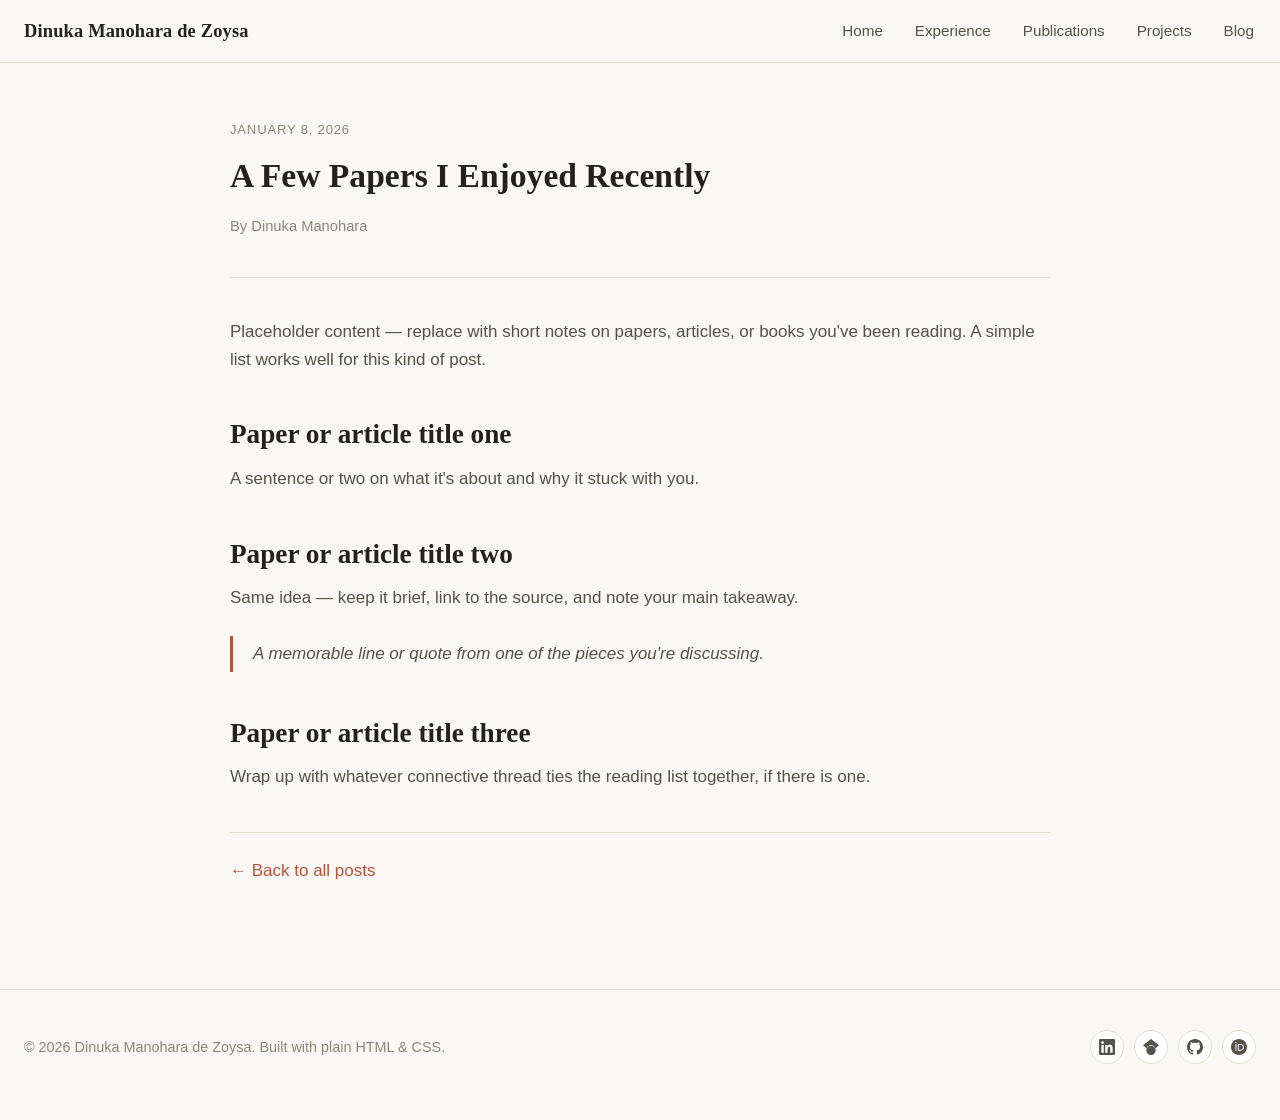
<file: blogs/reading-list.html>
<!doctype html>
<html lang="en">
<head>
  <meta charset="UTF-8">
  <meta name="viewport" content="width=device-width, initial-scale=1.0">
  <title>Books I've Read - Dinuka Manohara de Zoysa</title>
  <meta name="description" content="Short thoughts on a handful of papers and articles.">
  <link rel="icon" type="image/svg+xml" href="../favicon.svg">
  <link rel="stylesheet" href="../css/style.css">
</head>
<body>

  <header class="site-header">
    <nav class="nav">
      <a class="nav-brand" href="../index.html">Dinuka Manohara de Zoysa</a>
      <button class="nav-toggle" aria-label="Toggle menu" aria-expanded="false">
        <span></span>
      </button>
      <ul class="nav-links">
        <li><a href="../index.html">Home</a></li>
        <li><a href="../experience.html">Experience</a></li>
        <li><a href="../publications.html">Publications</a></li>
        <li><a href="../projects.html">Projects</a></li>
        <li><a href="../blog.html">Blog</a></li>
      </ul>
    </nav>
  </header>

  <main>
    <header class="post-header container">
      <div class="post-date">January 8, 2026</div>
      <h1>A Few Papers I Enjoyed Recently</h1>
      <p class="post-meta">By Dinuka Manohara</p>
    </header>

    <article class="post-content container">
      <p>
        Placeholder content — replace with short notes on papers, articles, or books you've been
        reading. A simple list works well for this kind of post.
      </p>

      <h2>Paper or article title one</h2>
      <p>
        A sentence or two on what it's about and why it stuck with you.
      </p>

      <h2>Paper or article title two</h2>
      <p>
        Same idea — keep it brief, link to the source, and note your main takeaway.
      </p>

      <blockquote>
        A memorable line or quote from one of the pieces you're discussing.
      </blockquote>

      <h2>Paper or article title three</h2>
      <p>
        Wrap up with whatever connective thread ties the reading list together, if there is one.
      </p>
    </article>

    <div class="post-footer container">
      <a href="../blog.html">&larr; Back to all posts</a>
    </div>
  </main>

  <footer class="site-footer">
    <div class="container-wide">
      <span>&copy; <span id="year">2026</span> Dinuka Manohara de Zoysa. Built with plain HTML &amp; CSS.</span>
      <div class="footer-links">
        <a class="icon-link" href="https://linkedin.com/in/your-linkedin" target="_blank" rel="noopener" aria-label="LinkedIn">
          <svg viewBox="0 0 24 24" aria-hidden="true"><path d="M20.447 20.452h-3.554v-5.569c0-1.328-.027-3.037-1.852-3.037-1.853 0-2.136 1.445-2.136 2.939v5.667H9.351V9h3.414v1.561h.046c.477-.9 1.637-1.85 3.37-1.85 3.601 0 4.267 2.37 4.267 5.455v6.286zM5.337 7.433c-1.144 0-2.063-.926-2.063-2.065 0-1.138.92-2.063 2.063-2.063 1.14 0 2.064.925 2.064 2.063 0 1.139-.925 2.065-2.064 2.065zm1.782 13.019H3.555V9h3.564v11.452zM22.225 0H1.771C.792 0 0 .774 0 1.729v20.542C0 23.227.792 24 1.771 24h20.451C23.2 24 24 23.227 24 22.271V1.729C24 .774 23.2 0 22.222 0h.003z"/></svg>
        </a>
        <a class="icon-link" href="https://scholar.google.com/citations?user=YOUR_SCHOLAR_ID" target="_blank" rel="noopener" aria-label="Google Scholar">
          <svg viewBox="0 0 24 24" aria-hidden="true"><path d="M5.242 13.769L0 9.5 12 0l12 9.5-5.242 4.269C17.548 11.048 14.978 9 12 9c-2.977 0-5.548 2.048-6.758 4.769zM12 10a7 7 0 1 0 0 14 7 7 0 0 0 0-14z"/></svg>
        </a>
        <a class="icon-link" href="https://github.com/DinukaManohara" target="_blank" rel="noopener" aria-label="GitHub">
          <svg viewBox="0 0 16 16" aria-hidden="true"><path d="M8 0C3.58 0 0 3.58 0 8c0 3.54 2.29 6.53 5.47 7.59.4.07.55-.17.55-.38 0-.19-.01-.82-.01-1.49-2.01.37-2.53-.49-2.69-.94-.09-.23-.48-.94-.82-1.13-.28-.15-.68-.52-.01-.53.63-.01 1.08.58 1.23.82.72 1.21 1.87.87 2.33.66.07-.52.28-.87.51-1.07-1.78-.2-3.64-.89-3.64-3.95 0-.87.31-1.59.82-2.15-.08-.2-.36-1.02.08-2.12 0 0 .67-.21 2.2.82.64-.18 1.32-.27 2-.27.68 0 1.36.09 2 .27 1.53-1.04 2.2-.82 2.2-.82.44 1.1.16 1.92.08 2.12.51.56.82 1.27.82 2.15 0 3.07-1.87 3.75-3.65 3.95.29.25.54.73.54 1.48 0 1.07-.01 1.93-.01 2.2 0 .21.15.46.55.38A8.013 8.013 0 0016 8c0-4.42-3.58-8-8-8z"/></svg>
        </a>
        <a class="icon-link" href="https://orcid.org/0000-0000-0000-0000" target="_blank" rel="noopener" aria-label="ORCID">
          <svg viewBox="0 0 24 24" aria-hidden="true"><path d="M12 0C5.372 0 0 5.372 0 12s5.372 12 12 12 12-5.372 12-12S18.628 0 12 0zM7.369 4.378c.525 0 .947.431.947.947s-.422.947-.947.947a.95.95 0 0 1-.947-.947c0-.525.422-.947.947-.947zm-.722 3.038h1.444v10.041H6.647V7.416zm3.562 0h3.9c3.712 0 5.344 2.653 5.344 5.025 0 2.578-2.016 5.025-5.325 5.025h-3.919V7.416zm1.444 1.303v7.444h2.297c3.272 0 4.022-2.484 4.022-3.722 0-2.016-1.284-3.722-4.097-3.722h-2.222z"/></svg>
        </a>
      </div>
    </div>
  </footer>

  <script src="../js/main.js"></script>
  <script>document.getElementById("year").textContent = new Date().getFullYear();</script>
</body>
</html>
</file>
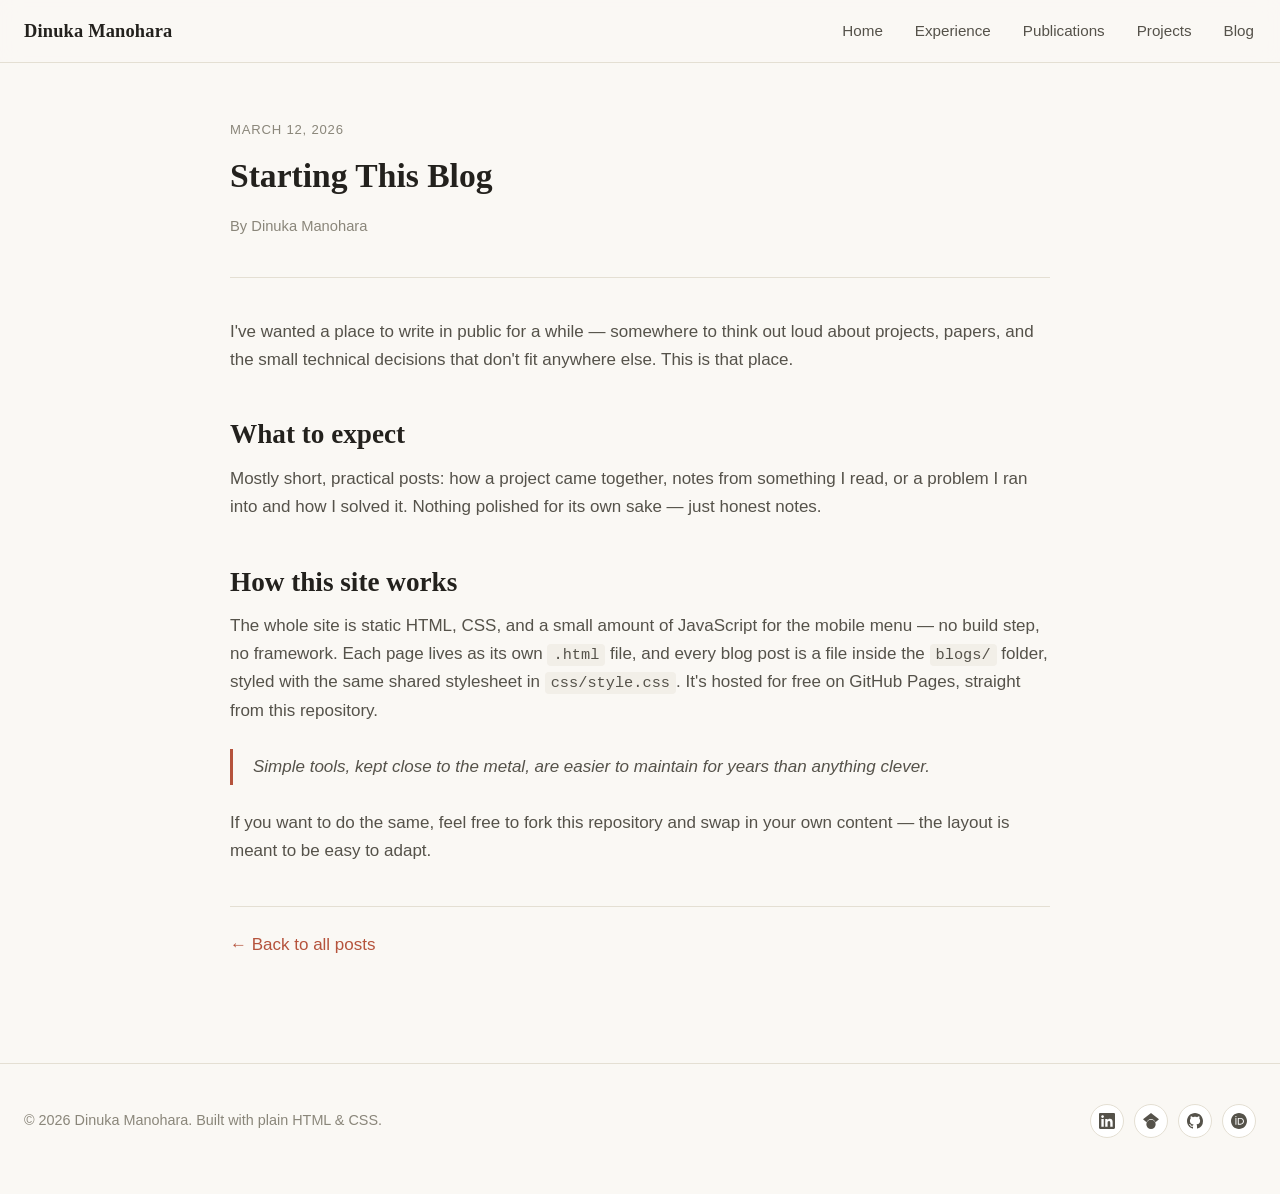
<file: blogs/starting-this-blog.html>
<!doctype html>
<html lang="en">
<head>
  <meta charset="UTF-8">
  <meta name="viewport" content="width=device-width, initial-scale=1.0">
  <title>Starting This Blog — Dinuka Manohara</title>
  <meta name="description" content="Why I decided to start writing in public and how this site is put together.">
  <link rel="icon" type="image/svg+xml" href="../favicon.svg">
  <link rel="stylesheet" href="../css/style.css">
</head>
<body>

  <header class="site-header">
    <nav class="nav">
      <a class="nav-brand" href="../index.html">Dinuka Manohara</a>
      <button class="nav-toggle" aria-label="Toggle menu" aria-expanded="false">
        <span></span>
      </button>
      <ul class="nav-links">
        <li><a href="../index.html">Home</a></li>
        <li><a href="../experience.html">Experience</a></li>
        <li><a href="../publications.html">Publications</a></li>
        <li><a href="../projects.html">Projects</a></li>
        <li><a href="../blog.html">Blog</a></li>
      </ul>
    </nav>
  </header>

  <main>
    <header class="post-header container">
      <div class="post-date">March 12, 2026</div>
      <h1>Starting This Blog</h1>
      <p class="post-meta">By Dinuka Manohara</p>
    </header>

    <article class="post-content container">
      <p>
        I've wanted a place to write in public for a while — somewhere to think out loud about
        projects, papers, and the small technical decisions that don't fit anywhere else. This is
        that place.
      </p>

      <h2>What to expect</h2>
      <p>
        Mostly short, practical posts: how a project came together, notes from something I read,
        or a problem I ran into and how I solved it. Nothing polished for its own sake — just
        honest notes.
      </p>

      <h2>How this site works</h2>
      <p>
        The whole site is static HTML, CSS, and a small amount of JavaScript for the mobile menu —
        no build step, no framework. Each page lives as its own <code>.html</code> file, and every
        blog post is a file inside the <code>blogs/</code> folder, styled with the same shared
        stylesheet in <code>css/style.css</code>. It's hosted for free on GitHub Pages, straight
        from this repository.
      </p>

      <blockquote>
        Simple tools, kept close to the metal, are easier to maintain for years than anything
        clever.
      </blockquote>

      <p>
        If you want to do the same, feel free to fork this repository and swap in your own
        content — the layout is meant to be easy to adapt.
      </p>
    </article>

    <div class="post-footer container">
      <a href="../blog.html">&larr; Back to all posts</a>
    </div>
  </main>

  <footer class="site-footer">
    <div class="container-wide">
      <span>&copy; <span id="year">2026</span> Dinuka Manohara. Built with plain HTML &amp; CSS.</span>
      <div class="footer-links">
        <a class="icon-link" href="https://linkedin.com/in/your-linkedin" target="_blank" rel="noopener" aria-label="LinkedIn">
          <svg viewBox="0 0 24 24" aria-hidden="true"><path d="M20.447 20.452h-3.554v-5.569c0-1.328-.027-3.037-1.852-3.037-1.853 0-2.136 1.445-2.136 2.939v5.667H9.351V9h3.414v1.561h.046c.477-.9 1.637-1.85 3.37-1.85 3.601 0 4.267 2.37 4.267 5.455v6.286zM5.337 7.433c-1.144 0-2.063-.926-2.063-2.065 0-1.138.92-2.063 2.063-2.063 1.14 0 2.064.925 2.064 2.063 0 1.139-.925 2.065-2.064 2.065zm1.782 13.019H3.555V9h3.564v11.452zM22.225 0H1.771C.792 0 0 .774 0 1.729v20.542C0 23.227.792 24 1.771 24h20.451C23.2 24 24 23.227 24 22.271V1.729C24 .774 23.2 0 22.222 0h.003z"/></svg>
        </a>
        <a class="icon-link" href="https://scholar.google.com/citations?user=YOUR_SCHOLAR_ID" target="_blank" rel="noopener" aria-label="Google Scholar">
          <svg viewBox="0 0 24 24" aria-hidden="true"><path d="M5.242 13.769L0 9.5 12 0l12 9.5-5.242 4.269C17.548 11.048 14.978 9 12 9c-2.977 0-5.548 2.048-6.758 4.769zM12 10a7 7 0 1 0 0 14 7 7 0 0 0 0-14z"/></svg>
        </a>
        <a class="icon-link" href="https://github.com/DinukaManohara" target="_blank" rel="noopener" aria-label="GitHub">
          <svg viewBox="0 0 16 16" aria-hidden="true"><path d="M8 0C3.58 0 0 3.58 0 8c0 3.54 2.29 6.53 5.47 7.59.4.07.55-.17.55-.38 0-.19-.01-.82-.01-1.49-2.01.37-2.53-.49-2.69-.94-.09-.23-.48-.94-.82-1.13-.28-.15-.68-.52-.01-.53.63-.01 1.08.58 1.23.82.72 1.21 1.87.87 2.33.66.07-.52.28-.87.51-1.07-1.78-.2-3.64-.89-3.64-3.95 0-.87.31-1.59.82-2.15-.08-.2-.36-1.02.08-2.12 0 0 .67-.21 2.2.82.64-.18 1.32-.27 2-.27.68 0 1.36.09 2 .27 1.53-1.04 2.2-.82 2.2-.82.44 1.1.16 1.92.08 2.12.51.56.82 1.27.82 2.15 0 3.07-1.87 3.75-3.65 3.95.29.25.54.73.54 1.48 0 1.07-.01 1.93-.01 2.2 0 .21.15.46.55.38A8.013 8.013 0 0016 8c0-4.42-3.58-8-8-8z"/></svg>
        </a>
        <a class="icon-link" href="https://orcid.org/0000-0000-0000-0000" target="_blank" rel="noopener" aria-label="ORCID">
          <svg viewBox="0 0 24 24" aria-hidden="true"><path d="M12 0C5.372 0 0 5.372 0 12s5.372 12 12 12 12-5.372 12-12S18.628 0 12 0zM7.369 4.378c.525 0 .947.431.947.947s-.422.947-.947.947a.95.95 0 0 1-.947-.947c0-.525.422-.947.947-.947zm-.722 3.038h1.444v10.041H6.647V7.416zm3.562 0h3.9c3.712 0 5.344 2.653 5.344 5.025 0 2.578-2.016 5.025-5.325 5.025h-3.919V7.416zm1.444 1.303v7.444h2.297c3.272 0 4.022-2.484 4.022-3.722 0-2.016-1.284-3.722-4.097-3.722h-2.222z"/></svg>
        </a>
      </div>
    </div>
  </footer>

  <script src="../js/main.js"></script>
  <script>document.getElementById("year").textContent = new Date().getFullYear();</script>
</body>
</html>
</file>
<file: css/style.css>
/* ============================================================
   Design tokens
   ============================================================ */
:root {
  --bg: #faf8f4;
  --bg-alt: #f2efe8;
  --ink: #23211d;
  --ink-soft: #55524a;
  --muted: #8a867a;
  --border: #e4dfd3;
  --accent: #b5533c;
  --accent-ink: #ffffff;
  --card-bg: #ffffff;
  --shadow: 0 1px 2px rgba(35, 33, 29, 0.04), 0 6px 20px rgba(35, 33, 29, 0.05);
  --radius: 10px;
  --serif: "Iowan Old Style", "Palatino Linotype", Palatino, Georgia, "Times New Roman", serif;
  --sans: -apple-system, BlinkMacSystemFont, "Segoe UI", Roboto, Helvetica, Arial, sans-serif;
  --content-width: 820px;
  --wide-width: 1320px;
}

@media (prefers-color-scheme: dark) {
  :root {
    --bg: #171613;
    --bg-alt: #1e1c18;
    --ink: #ece9e1;
    --ink-soft: #c3beb1;
    --muted: #8f8b7e;
    --border: #322f28;
    --accent: #e08464;
    --accent-ink: #171613;
    --card-bg: #1e1c18;
    --shadow: 0 1px 2px rgba(0, 0, 0, 0.2), 0 6px 20px rgba(0, 0, 0, 0.25);
  }
}

* { box-sizing: border-box; }
html { scroll-behavior: smooth; }

body {
  margin: 0;
  background: var(--bg);
  color: var(--ink);
  font-family: var(--sans);
  font-size: 17px;
  line-height: 1.65;
  -webkit-font-smoothing: antialiased;
}

img { max-width: 100%; display: block; }

a {
  color: var(--accent);
  text-decoration: none;
}
a:hover { text-decoration: underline; }

h1, h2, h3, h4 {
  font-family: var(--serif);
  font-weight: 600;
  line-height: 1.25;
  margin: 0 0 0.5em;
  color: var(--ink);
}

h1 { font-size: 2.4rem; }
h2 { font-size: 1.7rem; }
h3 { font-size: 1.25rem; }

p { margin: 0 0 1em; color: var(--ink-soft); }

.container {
  max-width: var(--content-width);
  margin: 0 auto;
  padding: 0 24px;
}

.container-wide {
  max-width: var(--wide-width);
  margin: 0 auto;
  padding: 0 24px;
}

/* ============================================================
   Nav
   ============================================================ */
.site-header {
  position: sticky;
  top: 0;
  z-index: 50;
  background: color-mix(in srgb, var(--bg) 88%, transparent);
  backdrop-filter: saturate(180%) blur(10px);
  border-bottom: 1px solid var(--border);
}

.nav {
  max-width: var(--wide-width);
  margin: 0 auto;
  padding: 16px 24px;
  display: flex;
  align-items: center;
  justify-content: space-between;
}

.nav-brand {
  font-family: var(--serif);
  font-weight: 700;
  font-size: 1.15rem;
  color: var(--ink);
  letter-spacing: 0.01em;
}
.nav-brand:hover { text-decoration: none; opacity: 0.85; }

.nav-links {
  display: flex;
  gap: 28px;
  list-style: none;
  margin: 0;
  padding: 0;
}

.nav-links a {
  color: var(--ink-soft);
  font-size: 0.95rem;
  font-weight: 500;
  padding: 6px 2px;
  border-bottom: 2px solid transparent;
}

.nav-links a:hover,
.nav-links a[aria-current="page"] {
  color: var(--ink);
  text-decoration: none;
  border-bottom-color: var(--accent);
}

.nav-toggle {
  display: none;
  background: none;
  border: 1px solid var(--border);
  border-radius: 8px;
  width: 40px;
  height: 40px;
  cursor: pointer;
  align-items: center;
  justify-content: center;
}
.nav-toggle span,
.nav-toggle span::before,
.nav-toggle span::after {
  content: "";
  display: block;
  width: 18px;
  height: 2px;
  background: var(--ink);
  position: relative;
  transition: transform 0.2s ease;
}
.nav-toggle span::before { position: absolute; top: -6px; }
.nav-toggle span::after { position: absolute; top: 6px; }

@media (max-width: 720px) {
  .nav-toggle { display: flex; }
  .nav-links {
    position: absolute;
    top: 100%;
    left: 0;
    right: 0;
    background: var(--bg);
    border-bottom: 1px solid var(--border);
    flex-direction: column;
    gap: 0;
    padding: 8px 24px 16px;
    display: none;
  }
  .nav-links.is-open { display: flex; }
  .nav-links a { display: block; padding: 12px 0; border-bottom: 1px solid var(--border); }
  .nav-links a[aria-current="page"] { border-bottom-color: var(--border); }
}

/* ============================================================
   Home layout — main column (hero + about) left, news right
   ============================================================ */
.home-layout {
  display: grid;
  grid-template-columns: minmax(0, 1fr) 340px;
  grid-template-areas:
    "hero news"
    "about news";
  gap: 56px;
  align-items: stretch;
}

.hero-main {
  grid-area: hero;
  display: flex;
  align-items: center;
  min-height: calc(100vh - 260px);
  padding: 32px 0;
  min-width: 0;
}

.about-wrap {
  grid-area: about;
  min-width: 0;
}

.hero-grid {
  display: flex;
  align-items: center;
  gap: 48px;
  width: 100%;
}

.hero-photo {
  flex: 0 0 176px;
  width: 176px;
  height: 176px;
  border-radius: 50%;
  overflow: hidden;
  border: 1px solid var(--border);
  box-shadow: var(--shadow);
}
.hero-photo img { width: 100%; height: 100%; object-fit: cover; }

.hero-text .eyebrow {
  text-transform: uppercase;
  letter-spacing: 0.12em;
  font-size: 0.78rem;
  color: var(--accent);
  font-weight: 700;
  margin-bottom: 10px;
}

.hero-text h1 { margin-bottom: 4px; }

.hero-text .email-line {
  font-size: 0.92rem;
  color: var(--muted);
  letter-spacing: 0.01em;
  margin-bottom: 14px;
}

.hero-text .role { color: var(--muted); font-size: 1.05rem; margin-bottom: 16px; }

@media (max-width: 900px) {
  .home-layout {
    grid-template-columns: 1fr;
    grid-template-areas:
      "hero"
      "news"
      "about";
  }
  .hero-main { min-height: 0; padding: 0; }
  .news-panel { margin: 8px 0 4px; }
}

@media (max-width: 640px) {
  .hero-grid { flex-direction: column; text-align: center; gap: 24px; }
}

/* ============================================================
   News sidebar
   ============================================================ */
.news-panel {
  grid-area: news;
  min-width: 0;
}

.news-panel-inner {
  position: sticky;
  top: 88px;
  border: 1px solid var(--border);
  border-radius: var(--radius);
  background: var(--bg-alt);
  padding: 22px 24px;
  max-height: calc(100vh - 120px);
  overflow-y: auto;
  scrollbar-width: thin;
  display: flex;
  flex-direction: column;
}

.news-panel-title {
  text-transform: uppercase;
  letter-spacing: 0.1em;
  font-size: 0.78rem;
  font-weight: 700;
  color: var(--accent);
  margin: 0 0 14px;
  flex: 0 0 auto;
}

.news-list {
  list-style: none;
  margin: 0;
  padding: 0;
  display: flex;
  flex-direction: column;
  gap: 14px;
  overflow-y: auto;
}

.news-item {
  font-size: 0.88rem;
  color: var(--ink-soft);
  padding-bottom: 14px;
  border-bottom: 1px solid var(--border);
}
.news-item:last-child { padding-bottom: 0; border-bottom: none; }

.news-item a { color: var(--ink-soft); display: block; }
.news-item a:hover { color: var(--accent); text-decoration: none; }

.news-date {
  display: block;
  color: var(--muted);
  font-size: 0.76rem;
  margin-bottom: 4px;
}

.news-empty { color: var(--muted); font-size: 0.88rem; }

@media (max-width: 900px) {
  .news-panel-inner {
    position: static;
    max-height: none;
    overflow-y: visible;
  }
}

/* ============================================================
   Social icons
   ============================================================ */
.icon-row {
  display: flex;
  flex-wrap: wrap;
  gap: 10px;
  margin-top: 4px;
}

.icon-link {
  display: inline-flex;
  align-items: center;
  justify-content: center;
  width: 40px;
  height: 40px;
  border-radius: 50%;
  border: 1px solid var(--border);
  background: var(--card-bg);
  color: var(--ink-soft);
  transition: background 0.15s ease, color 0.15s ease, border-color 0.15s ease, transform 0.15s ease;
}
.icon-link:hover {
  background: var(--accent);
  border-color: var(--accent);
  color: var(--accent-ink);
  text-decoration: none;
  transform: translateY(-1px);
}
.icon-link svg {
  width: 18px;
  height: 18px;
  fill: currentColor;
}

/* ============================================================
   About: alternating image/text sections
   ============================================================ */
.about-block {
  display: flex;
  align-items: center;
  gap: 48px;
  padding: 48px 0;
  border-top: 1px solid var(--border);
}

.about-block:nth-of-type(even) {
  flex-direction: row-reverse;
}

.about-block .block-media,
.about-block .block-text {
  flex: 1 1 0;
  min-width: 0;
}

.block-media img {
  border-radius: var(--radius);
  box-shadow: var(--shadow);
  border: 1px solid var(--border);
}

.block-text .eyebrow {
  text-transform: uppercase;
  letter-spacing: 0.1em;
  font-size: 0.75rem;
  color: var(--accent);
  font-weight: 700;
  margin-bottom: 8px;
}

@media (max-width: 720px) {
  .about-block,
  .about-block:nth-of-type(even) {
    flex-direction: column;
    gap: 20px;
    padding: 36px 0;
  }
}

/* ============================================================
   Section headers
   ============================================================ */
.page-hero {
  padding: 56px 0 8px;
}
.page-hero p { max-width: 60ch; }

section.page-section {
  padding: 40px 0;
}

/* ============================================================
   Experience (timeline)
   ============================================================ */
.timeline {
  list-style: none;
  margin: 24px 0 0;
  padding: 0;
}

.timeline-item {
  padding: 26px 0;
  border-top: 1px solid var(--border);
  display: flex;
  gap: 24px;
  align-items: flex-start;
}

.timeline-date {
  flex: 0 0 130px;
  font-family: var(--serif);
  color: var(--muted);
  font-size: 0.92rem;
  padding-top: 3px;
}

.timeline-body h3 { margin-bottom: 2px; font-size: 1.1rem; }
.timeline-org { color: var(--ink-soft); font-size: 0.95rem; margin-bottom: 12px; }
.timeline-org .timeline-location { color: var(--muted); }

.timeline-points {
  margin: 0 0 12px;
  padding-left: 1.15em;
}
.timeline-points li {
  color: var(--ink-soft);
  margin-bottom: 6px;
}

@media (max-width: 560px) {
  .timeline-item { flex-direction: column; gap: 6px; }
  .timeline-date { flex: none; }
}

/* ============================================================
   Publications
   ============================================================ */
.pub-list {
  list-style: none;
  margin: 24px 0 0;
  padding: 0;
}

.pub-item {
  padding: 22px 0;
  border-top: 1px solid var(--border);
  display: flex;
  gap: 20px;
  align-items: flex-start;
}

.pub-year {
  flex: 0 0 60px;
  font-family: var(--serif);
  color: var(--muted);
  font-size: 0.95rem;
  padding-top: 3px;
}

.pub-body h3 { margin-bottom: 4px; font-size: 1.1rem; }
.pub-authors { color: var(--ink-soft); font-size: 0.95rem; margin-bottom: 2px; }
.pub-venue { color: var(--muted); font-style: italic; font-size: 0.92rem; margin-bottom: 10px; }

.tag-row { display: flex; flex-wrap: wrap; gap: 8px; }

.tag {
  font-size: 0.78rem;
  font-weight: 600;
  padding: 4px 10px;
  border-radius: 999px;
  background: var(--bg-alt);
  color: var(--ink-soft);
  border: 1px solid var(--border);
}

.pub-links { display: flex; gap: 14px; margin-top: 10px; font-size: 0.88rem; font-weight: 600; }

@media (max-width: 560px) {
  .pub-item { flex-direction: column; gap: 6px; }
  .pub-year { flex: none; }
}

/* ============================================================
   Projects grid
   ============================================================ */
.project-grid {
  display: grid;
  grid-template-columns: repeat(auto-fill, minmax(280px, 1fr));
  gap: 28px;
  margin-top: 32px;
}

.project-card {
  background: var(--card-bg);
  border: 1px solid var(--border);
  border-radius: var(--radius);
  overflow: hidden;
  box-shadow: var(--shadow);
  display: flex;
  flex-direction: column;
  transition: transform 0.15s ease, box-shadow 0.15s ease;
}
.project-card:hover { transform: translateY(-3px); }

.project-thumb {
  aspect-ratio: 16 / 10;
  overflow: hidden;
  border-bottom: 1px solid var(--border);
}
.project-thumb img { width: 100%; height: 100%; object-fit: cover; }

.project-body { padding: 20px 22px 22px; display: flex; flex-direction: column; gap: 10px; flex: 1; }
.project-body h3 { margin-bottom: 0; }
.project-body p { margin-bottom: 0; font-size: 0.95rem; }

.project-links { display: flex; gap: 16px; margin-top: auto; padding-top: 6px; font-size: 0.88rem; font-weight: 600; }

/* ============================================================
   Blog list
   ============================================================ */
.post-list {
  list-style: none;
  margin: 32px 0 0;
  padding: 0;
}

.post-item {
  padding: 26px 0;
  border-top: 1px solid var(--border);
}
.post-item:last-child { border-bottom: 1px solid var(--border); }

.post-date {
  font-size: 0.82rem;
  color: var(--muted);
  text-transform: uppercase;
  letter-spacing: 0.06em;
  margin-bottom: 6px;
}

.post-item h2 { font-size: 1.35rem; margin-bottom: 8px; }
.post-item h2 a { color: var(--ink); }
.post-item h2 a:hover { color: var(--accent); text-decoration: none; }

.post-excerpt { color: var(--ink-soft); margin-bottom: 8px; }
.post-readmore { font-size: 0.9rem; font-weight: 600; }

/* ============================================================
   Single blog post
   ============================================================ */
.post-header { padding: 56px 0 24px; border-bottom: 1px solid var(--border); }
.post-header .post-date { margin-bottom: 14px; }
.post-header h1 { font-size: 2.1rem; }
.post-meta { color: var(--muted); font-size: 0.92rem; }

.post-content { padding: 40px 0 24px; }
.post-content h2 { margin-top: 1.6em; }
.post-content h3 { margin-top: 1.4em; }
.post-content p, .post-content li { color: var(--ink-soft); }
.post-content img {
  border-radius: var(--radius);
  border: 1px solid var(--border);
  margin: 24px 0;
}
.post-content blockquote {
  margin: 24px 0;
  padding: 4px 20px;
  border-left: 3px solid var(--accent);
  color: var(--ink-soft);
  font-style: italic;
}
.post-content code {
  background: var(--bg-alt);
  padding: 2px 6px;
  border-radius: 4px;
  font-size: 0.9em;
}
.post-content pre {
  background: var(--bg-alt);
  border: 1px solid var(--border);
  border-radius: var(--radius);
  padding: 16px 18px;
  overflow-x: auto;
}
.post-content pre code { background: none; padding: 0; }

.post-footer {
  padding: 24px 0 64px;
  border-top: 1px solid var(--border);
}

/* ============================================================
   Footer
   ============================================================ */
.site-footer {
  border-top: 1px solid var(--border);
  padding: 40px 0 56px;
  margin-top: 40px;
  color: var(--muted);
  font-size: 0.9rem;
}
.site-footer .container-wide {
  display: flex;
  flex-wrap: wrap;
  gap: 16px;
  align-items: center;
  justify-content: space-between;
}
.footer-links { display: flex; gap: 10px; }
.footer-links .icon-link { width: 34px; height: 34px; }
.footer-links .icon-link svg { width: 16px; height: 16px; }

/* ============================================================
   Utility
   ============================================================ */
.section-heading {
  display: flex;
  align-items: baseline;
  justify-content: space-between;
  gap: 20px;
}
.muted { color: var(--muted); }
</file>
